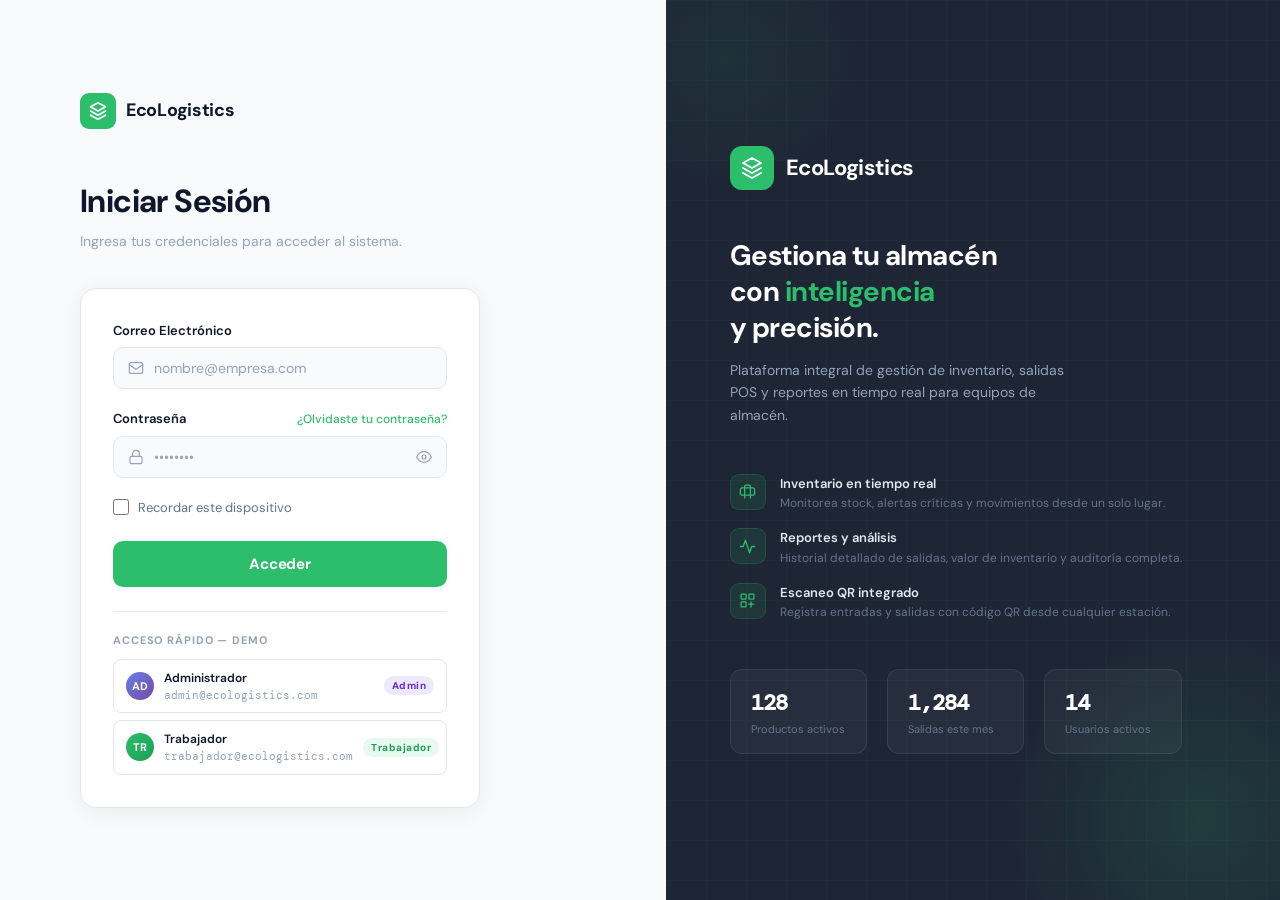
<file: Proyecto-Web-Ecologistics/index.html>
<!DOCTYPE html>
<html lang="es">
<head>
  <meta charset="UTF-8">
  <meta name="viewport" content="width=device-width, initial-scale=1.0">
  <title>EcoLogistics — Dashboard</title>
  <link href="https://fonts.googleapis.com/css2?family=DM+Sans:wght@300;400;500;600;700&family=DM+Mono:wght@400;500&display=swap" rel="stylesheet">
  <link rel="stylesheet" href="styles.css">
</head>
<body>

  <nav>
    <div class="nav-left">
      <a href="index.html" class="logo">
        <div class="logo-icon">
          <svg viewBox="0 0 24 24"><path d="M12 2L3 7l9 5 9-5-9-5zM3 17l9 5 9-5M3 12l9 5 9-5"/></svg>
        </div>
        <span class="logo-text">EcoLogistics</span>
      </a>
      <ul class="nav-links"></ul>
    </div>
    <div class="nav-right">
      <button class="notif-btn">
        <svg viewBox="0 0 24 24"><path d="M18 8A6 6 0 0 0 6 8c0 7-3 9-3 9h18s-3-2-3-9" stroke-width="2" stroke-linecap="round"/><path d="M13.73 21a2 2 0 0 1-3.46 0" stroke-width="2" stroke-linecap="round"/></svg>
        <span class="notif-dot"></span>
      </button>
      <div class="user-info">
        <div class="user-avatar">AU</div>
        <div class="user-meta">
          <div class="user-name">Admin User</div>
          <div class="user-role">Gerente de Almacén</div>
        </div>
      </div>
      <button id="logoutBtn" title="Cerrar sesión" style="
        width:36px;height:36px;border:1px solid var(--border);border-radius:8px;
        background:var(--white);cursor:pointer;display:flex;align-items:center;
        justify-content:center;transition:background .15s;color:var(--slate);">
        <svg viewBox="0 0 24 24" fill="none" stroke="currentColor" stroke-width="2" stroke-linecap="round" stroke-linejoin="round" style="width:16px;height:16px;">
          <path d="M9 21H5a2 2 0 0 1-2-2V5a2 2 0 0 1 2-2h4"/>
          <polyline points="16 17 21 12 16 7"/>
          <line x1="21" y1="12" x2="9" y2="12"/>
        </svg>
      </button>
    </div>
  </nav>

  <main>

    <div id="alertaCritica"></div>
    <div id="alertasWarning" class="warnings-row"></div>

    <div class="dashboard-grid">

      <!-- Salidas Semanales -->
      <div class="card">
        <div class="chart-header">
          <div class="card-title">Salidas Semanales de Materiales</div>
          <span class="chart-period">Últimos 7 Días</span>
        </div>
        <div class="chart-area">
          <svg viewBox="0 0 480 180" preserveAspectRatio="none" xmlns="http://www.w3.org/2000/svg">
            <defs>
              <linearGradient id="areaGrad" x1="0" y1="0" x2="0" y2="1">
                <stop offset="0%" stop-color="#2DBE6C" stop-opacity="0.22"/>
                <stop offset="100%" stop-color="#2DBE6C" stop-opacity="0.01"/>
              </linearGradient>
            </defs>
            <path d="M0,140 C40,138 60,120 80,100 C110,72 130,40 160,35 C190,30 210,75 240,80 C260,83 280,65 310,58 C340,52 360,100 400,115 C430,126 460,138 480,142 L480,180 L0,180 Z" fill="url(#areaGrad)"/>
            <path d="M0,140 C40,138 60,120 80,100 C110,72 130,40 160,35 C190,30 210,75 240,80 C260,83 280,65 310,58 C340,52 360,100 400,115 C430,126 460,138 480,142" fill="none" stroke="#2DBE6C" stroke-width="2.5" stroke-linecap="round" stroke-linejoin="round"/>
          </svg>
        </div>
        <div class="x-labels">
          <span>Lun</span><span>Mar</span><span>Mié</span><span>Jue</span><span>Vie</span><span>Sáb</span><span>Dom</span>
        </div>
      </div>

      <!-- Resumen KPIs -->
      <div class="card">
        <div class="kpi-label">Resumen de KPIs</div>
        <div class="progress-row">
          <span class="progress-name">Capacidad del Almacén</span>
          <span class="progress-pct">84%</span>
        </div>
        <div class="progress-bar">
          <div class="progress-fill" style="width: 84%"></div>
        </div>
        <div class="inv-value-label">Valor de Inventario</div>
        <div class="inv-value-row">
          <div class="inv-value">$124,500.00</div>
          <button class="trend-btn">
            <svg viewBox="0 0 24 24" stroke-width="2" stroke-linecap="round" stroke-linejoin="round">
              <polyline points="23 6 13.5 15.5 8.5 10.5 1 18"/>
              <polyline points="17 6 23 6 23 12"/>
            </svg>
          </button>
        </div>
      </div>

      <!-- Inventario por Categoría -->
      <div class="card">
        <div class="card-title" style="margin-bottom:20px">Inventario por Categoría</div>
        <div class="donut-card">
          <div class="donut-wrap">
            <svg width="130" height="130" viewBox="0 0 130 130">
              <circle cx="65" cy="65" r="50" fill="none" stroke="#E2E8F0" stroke-width="22"/>
              <circle cx="65" cy="65" r="50" fill="none" stroke="#2DBE6C" stroke-width="22" stroke-dasharray="125.66 188.5"  stroke-dashoffset="0"       transform="rotate(-90 65 65)"/>
              <circle cx="65" cy="65" r="50" fill="none" stroke="#3B82F6" stroke-width="22" stroke-dasharray="78.54 235.62"  stroke-dashoffset="-125.66" transform="rotate(-90 65 65)"/>
              <circle cx="65" cy="65" r="50" fill="none" stroke="#F59E0B" stroke-width="22" stroke-dasharray="62.83 251.33"  stroke-dashoffset="-204.2"  transform="rotate(-90 65 65)"/>
              <circle cx="65" cy="65" r="50" fill="none" stroke="#EF4444" stroke-width="22" stroke-dasharray="47.12 267.04"  stroke-dashoffset="-267.03" transform="rotate(-90 65 65)"/>
            </svg>
          </div>
          <div class="donut-legend">
            <div class="legend-item"><div class="legend-left"><span class="legend-dot" style="background:#2DBE6C"></span><span class="legend-name">Cables</span></div><span class="legend-pct">40%</span></div>
            <div class="legend-item"><div class="legend-left"><span class="legend-dot" style="background:#3B82F6"></span><span class="legend-name">Paneles</span></div><span class="legend-pct">25%</span></div>
            <div class="legend-item"><div class="legend-left"><span class="legend-dot" style="background:#F59E0B"></span><span class="legend-name">Interruptores</span></div><span class="legend-pct">20%</span></div>
            <div class="legend-item"><div class="legend-left"><span class="legend-dot" style="background:#EF4444"></span><span class="legend-name">Herramientas</span></div><span class="legend-pct">15%</span></div>
          </div>
        </div>
      </div>

      <!-- Transacciones Recientes -->
      <div class="card transactions-card">
        <div class="tx-header">
          <div class="card-title">Transacciones Recientes</div>
          <a href="reportes.html" class="view-all">Ver Todo</a>
        </div>
        <table>
          <thead>
            <tr>
              <th>Producto</th>
              <th>Destinatario</th>
              <th>Cantidad</th>
              <th>Fecha / Hora</th>
              <th>Estado</th>
            </tr>
          </thead>
          <tbody>
            <tr>
              <td><div class="tx-product">Paneles LED 60x60</div><div class="tx-sku">SKU-9921-X</div></td>
              <td><span class="tx-recipient">Sitio Alfa-4</span></td>
              <td><span class="tx-qty">12 unidades</span></td>
              <td><span class="tx-date">Oct 24, 14:22</span></td>
              <td><span class="badge badge-delivered">Entregado</span></td>
            </tr>
            <tr>
              <td><div class="tx-product">Interruptor 20A</div><div class="tx-sku">SKU-1022-B</div></td>
              <td><span class="tx-recipient">Hub Principal</span></td>
              <td><span class="tx-qty">45 unidades</span></td>
              <td><span class="tx-date">Oct 24, 13:05</span></td>
              <td><span class="badge badge-processing">En Proceso</span></td>
            </tr>
            <tr>
              <td><div class="tx-product">Cables de Cobre 2.5mm</div><div class="tx-sku">SKU-8823-C</div></td>
              <td><span class="tx-recipient">Equipo de Mantenimiento</span></td>
              <td><span class="tx-qty">150 unidades</span></td>
              <td><span class="tx-date">Oct 24, 11:45</span></td>
              <td><span class="badge badge-lowstock">Stock Bajo</span></td>
            </tr>
          </tbody>
        </table>
      </div>

    </div>
  </main>

  <script src="auth.js"></script>
  <script src="data.js"></script>
  <script src="nav.js"></script>
  <script src="dashboard.js"></script>
</body>
</html>
</file>
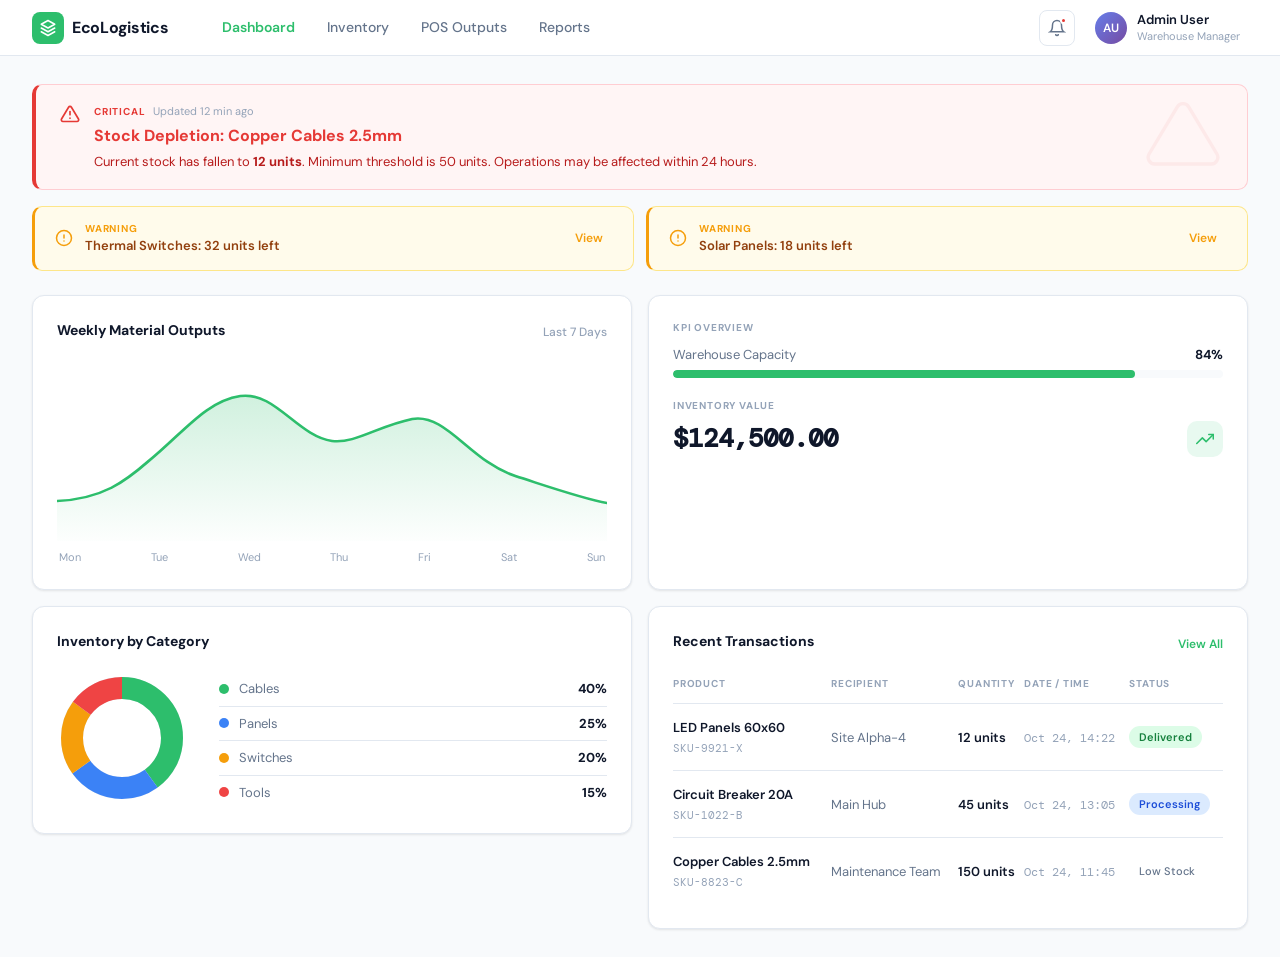
<file: dashboard.html>
<!DOCTYPE html>
<html lang="en">
<head>
  <meta charset="UTF-8">
  <meta name="viewport" content="width=device-width, initial-scale=1.0">
  <title>EcoLogistics — Dashboard</title>
  <link href="https://fonts.googleapis.com/css2?family=DM+Sans:wght@300;400;500;600;700&family=DM+Mono:wght@400;500&display=swap" rel="stylesheet">
  <link rel="stylesheet" href="styles.css">
</head>
<body>

  <!-- NAV -->
  <nav>
    <div class="nav-left">
      <a href="#" class="logo">
        <div class="logo-icon">
          <svg viewBox="0 0 24 24" xmlns="http://www.w3.org/2000/svg">
            <path d="M12 2L3 7l9 5 9-5-9-5zM3 17l9 5 9-5M3 12l9 5 9-5"/>
          </svg>
        </div>
        <span class="logo-text">EcoLogistics</span>
      </a>
      <ul class="nav-links">
        <li><a href="#" class="active">Dashboard</a></li>
        <li><a href="#">Inventory</a></li>
        <li><a href="#">POS Outputs</a></li>
        <li><a href="#">Reports</a></li>
      </ul>
    </div>
    <div class="nav-right">
      <button class="notif-btn">
        <svg viewBox="0 0 24 24"><path d="M18 8A6 6 0 0 0 6 8c0 7-3 9-3 9h18s-3-2-3-9" stroke-width="2" stroke-linecap="round"/><path d="M13.73 21a2 2 0 0 1-3.46 0" stroke-width="2" stroke-linecap="round"/></svg>
        <span class="notif-dot"></span>
      </button>
      <div class="user-info">
        <div class="user-avatar">AU</div>
        <div class="user-meta">
          <div class="user-name">Admin User</div>
          <div class="user-role">Warehouse Manager</div>
        </div>
      </div>
    </div>
  </nav>

  <!-- MAIN -->
  <main>

    <!-- CRITICAL ALERT -->
    <div class="alert-critical">
      <div class="alert-critical-icon">
        <svg viewBox="0 0 24 24" stroke-width="2" stroke-linecap="round" stroke-linejoin="round">
          <path d="M10.29 3.86L1.82 18a2 2 0 0 0 1.71 3h16.94a2 2 0 0 0 1.71-3L13.71 3.86a2 2 0 0 0-3.42 0z"/>
          <line x1="12" y1="9" x2="12" y2="13"/><line x1="12" y1="17" x2="12.01" y2="17"/>
        </svg>
      </div>
      <div class="alert-body">
        <div class="alert-badge">
          Critical
          <span class="alert-badge-time">Updated 12 min ago</span>
        </div>
        <div class="alert-title">Stock Depletion: Copper Cables 2.5mm</div>
        <div class="alert-desc">Current stock has fallen to <strong>12 units</strong>. Minimum threshold is 50 units. Operations may be affected within 24 hours.</div>
      </div>
      <div class="alert-bg-icon">
        <svg viewBox="0 0 24 24" stroke-width="1" stroke-linecap="round" stroke-linejoin="round">
          <path d="M10.29 3.86L1.82 18a2 2 0 0 0 1.71 3h16.94a2 2 0 0 0 1.71-3L13.71 3.86a2 2 0 0 0-3.42 0z"/>
        </svg>
      </div>
    </div>

    <!-- WARNING ALERTS -->
    <div class="warnings-row">
      <div class="alert-warning">
        <svg viewBox="0 0 24 24" stroke-width="2" stroke-linecap="round" stroke-linejoin="round">
          <circle cx="12" cy="12" r="10"/><line x1="12" y1="8" x2="12" y2="12"/><line x1="12" y1="16" x2="12.01" y2="16"/>
        </svg>
        <div>
          <div class="warn-label">Warning</div>
          <div class="warn-text">Thermal Switches: 32 units left</div>
        </div>
        <a href="#" class="warn-link">View</a>
      </div>
      <div class="alert-warning">
        <svg viewBox="0 0 24 24" stroke-width="2" stroke-linecap="round" stroke-linejoin="round">
          <circle cx="12" cy="12" r="10"/><line x1="12" y1="8" x2="12" y2="12"/><line x1="12" y1="16" x2="12.01" y2="16"/>
        </svg>
        <div>
          <div class="warn-label">Warning</div>
          <div class="warn-text">Solar Panels: 18 units left</div>
        </div>
        <a href="#" class="warn-link">View</a>
      </div>
    </div>

    <!-- DASHBOARD GRID -->
    <div class="dashboard-grid">

      <!-- Weekly Chart -->
      <div class="card">
        <div class="chart-header">
          <div class="card-title">Weekly Material Outputs</div>
          <span class="chart-period">Last 7 Days</span>
        </div>
        <div class="chart-area">
          <svg viewBox="0 0 480 180" preserveAspectRatio="none" xmlns="http://www.w3.org/2000/svg">
            <defs>
              <linearGradient id="areaGrad" x1="0" y1="0" x2="0" y2="1">
                <stop offset="0%" stop-color="#2DBE6C" stop-opacity="0.22"/>
                <stop offset="100%" stop-color="#2DBE6C" stop-opacity="0.01"/>
              </linearGradient>
            </defs>
            <path d="M0,140 C40,138 60,120 80,100 C110,72 130,40 160,35 C190,30 210,75 240,80 C260,83 280,65 310,58 C340,52 360,100 400,115 C430,126 460,138 480,142 L480,180 L0,180 Z"
                  fill="url(#areaGrad)"/>
            <path d="M0,140 C40,138 60,120 80,100 C110,72 130,40 160,35 C190,30 210,75 240,80 C260,83 280,65 310,58 C340,52 360,100 400,115 C430,126 460,138 480,142"
                  fill="none" stroke="#2DBE6C" stroke-width="2.5" stroke-linecap="round" stroke-linejoin="round"/>
          </svg>
        </div>
        <div class="x-labels">
          <span>Mon</span><span>Tue</span><span>Wed</span><span>Thu</span><span>Fri</span><span>Sat</span><span>Sun</span>
        </div>
      </div>

      <!-- KPI -->
      <div class="card">
        <div class="kpi-label">KPI Overview</div>
        <div class="progress-row">
          <span class="progress-name">Warehouse Capacity</span>
          <span class="progress-pct">84%</span>
        </div>
        <div class="progress-bar">
          <div class="progress-fill" style="width: 84%"></div>
        </div>
        <div class="inv-value-label">Inventory Value</div>
        <div class="inv-value-row">
          <div class="inv-value">$124,500.00</div>
          <button class="trend-btn">
            <svg viewBox="0 0 24 24" stroke-width="2" stroke-linecap="round" stroke-linejoin="round">
              <polyline points="23 6 13.5 15.5 8.5 10.5 1 18"/>
              <polyline points="17 6 23 6 23 12"/>
            </svg>
          </button>
        </div>
      </div>

      <!-- Donut Chart -->
      <div class="card">
        <div class="card-title" style="margin-bottom:20px">Inventory by Category</div>
        <div class="donut-card">
          <div class="donut-wrap">
            <svg width="130" height="130" viewBox="0 0 130 130">
              <circle cx="65" cy="65" r="50" fill="none" stroke="#E2E8F0" stroke-width="22"/>
              <circle cx="65" cy="65" r="50" fill="none" stroke="#2DBE6C" stroke-width="22"
                stroke-dasharray="125.66 188.5" stroke-dashoffset="0" transform="rotate(-90 65 65)"/>
              <circle cx="65" cy="65" r="50" fill="none" stroke="#3B82F6" stroke-width="22"
                stroke-dasharray="78.54 235.62" stroke-dashoffset="-125.66" transform="rotate(-90 65 65)"/>
              <circle cx="65" cy="65" r="50" fill="none" stroke="#F59E0B" stroke-width="22"
                stroke-dasharray="62.83 251.33" stroke-dashoffset="-204.2" transform="rotate(-90 65 65)"/>
              <circle cx="65" cy="65" r="50" fill="none" stroke="#EF4444" stroke-width="22"
                stroke-dasharray="47.12 267.04" stroke-dashoffset="-267.03" transform="rotate(-90 65 65)"/>
            </svg>
          </div>
          <div class="donut-legend">
            <div class="legend-item">
              <div class="legend-left"><span class="legend-dot" style="background:#2DBE6C"></span><span class="legend-name">Cables</span></div>
              <span class="legend-pct">40%</span>
            </div>
            <div class="legend-item">
              <div class="legend-left"><span class="legend-dot" style="background:#3B82F6"></span><span class="legend-name">Panels</span></div>
              <span class="legend-pct">25%</span>
            </div>
            <div class="legend-item">
              <div class="legend-left"><span class="legend-dot" style="background:#F59E0B"></span><span class="legend-name">Switches</span></div>
              <span class="legend-pct">20%</span>
            </div>
            <div class="legend-item">
              <div class="legend-left"><span class="legend-dot" style="background:#EF4444"></span><span class="legend-name">Tools</span></div>
              <span class="legend-pct">15%</span>
            </div>
          </div>
        </div>
      </div>

      <!-- Recent Transactions -->
      <div class="card transactions-card">
        <div class="tx-header">
          <div class="card-title">Recent Transactions</div>
          <a href="#" class="view-all">View All</a>
        </div>
        <table>
          <thead>
            <tr>
              <th>Product</th>
              <th>Recipient</th>
              <th>Quantity</th>
              <th>Date / Time</th>
              <th>Status</th>
            </tr>
          </thead>
          <tbody>
            <tr>
              <td>
                <div class="tx-product">LED Panels 60x60</div>
                <div class="tx-sku">SKU-9921-X</div>
              </td>
              <td><span class="tx-recipient">Site Alpha-4</span></td>
              <td><span class="tx-qty">12 units</span></td>
              <td><span class="tx-date">Oct 24, 14:22</span></td>
              <td><span class="badge badge-delivered">Delivered</span></td>
            </tr>
            <tr>
              <td>
                <div class="tx-product">Circuit Breaker 20A</div>
                <div class="tx-sku">SKU-1022-B</div>
              </td>
              <td><span class="tx-recipient">Main Hub</span></td>
              <td><span class="tx-qty">45 units</span></td>
              <td><span class="tx-date">Oct 24, 13:05</span></td>
              <td><span class="badge badge-processing">Processing</span></td>
            </tr>
            <tr>
              <td>
                <div class="tx-product">Copper Cables 2.5mm</div>
                <div class="tx-sku">SKU-8823-C</div>
              </td>
              <td><span class="tx-recipient">Maintenance Team</span></td>
              <td><span class="tx-qty">150 units</span></td>
              <td><span class="tx-date">Oct 24, 11:45</span></td>
              <td><span class="badge badge-lowstock">Low Stock</span></td>
            </tr>
          </tbody>
        </table>
      </div>

    </div>
  </main>

</body>
</html>
</file>
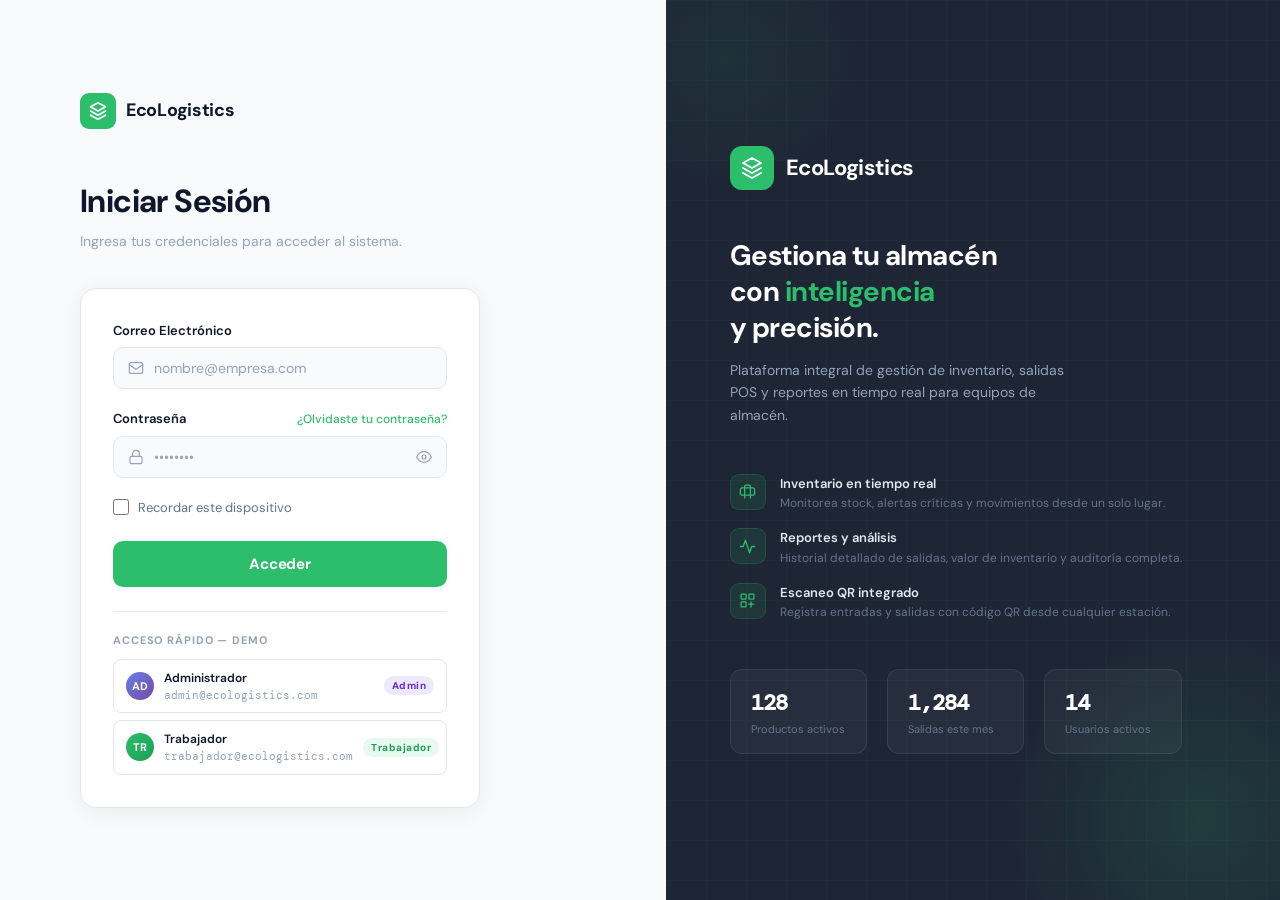
<file: Proyecto-Web-Ecologistics/inventory.html>
<!DOCTYPE html>
<html lang="es">
<head>
  <meta charset="UTF-8">
  <meta name="viewport" content="width=device-width, initial-scale=1.0">
  <title>EcoLogistics — Inventario</title>
  <link href="https://fonts.googleapis.com/css2?family=DM+Sans:wght@300;400;500;600;700&family=DM+Mono:wght@400;500&display=swap" rel="stylesheet">
  <link rel="stylesheet" href="styles.css">
</head>
<body>

  <nav>
    <div class="nav-left">
      <a href="index.html" class="logo">
        <div class="logo-icon">
          <svg viewBox="0 0 24 24" fill="none" stroke="white" stroke-width="2" stroke-linecap="round" stroke-linejoin="round">
            <path d="M12 2L3 7l9 5 9-5-9-5zM3 17l9 5 9-5M3 12l9 5 9-5"/>
          </svg>
        </div>
        <span class="logo-text">EcoLogistics</span>
      </a>
      <ul class="nav-links"></ul>
    </div>
    <div class="nav-right">
      <button class="notif-btn" id="notifBtn">
        <svg viewBox="0 0 24 24" fill="none" stroke-width="2" stroke-linecap="round">
          <path d="M18 8A6 6 0 0 0 6 8c0 7-3 9-3 9h18s-3-2-3-9"/>
          <path d="M13.73 21a2 2 0 0 1-3.46 0"/>
        </svg>
        <span class="notif-dot" id="notifDot"></span>
      </button>
      <div class="user-info">
        <div class="user-avatar">AU</div>
        <div class="user-meta">
          <div class="user-name">Admin User</div>
          <div class="user-role">Gerente de Almacén</div>
        </div>
      </div>
      <button id="logoutBtn" title="Cerrar sesión" style="
        width:36px;height:36px;border:1px solid var(--border);border-radius:8px;
        background:var(--white);cursor:pointer;display:flex;align-items:center;
        justify-content:center;transition:background .15s;color:var(--slate);">
        <svg viewBox="0 0 24 24" fill="none" stroke="currentColor" stroke-width="2" stroke-linecap="round" stroke-linejoin="round" style="width:16px;height:16px;">
          <path d="M9 21H5a2 2 0 0 1-2-2V5a2 2 0 0 1 2-2h4"/>
          <polyline points="16 17 21 12 16 7"/>
          <line x1="21" y1="12" x2="9" y2="12"/>
        </svg>
      </button>
    </div>
  </nav>

  <main>

    <div class="page-header">
      <h1 class="page-title">Inventario de Productos</h1>
      <button class="btn-primary" onclick="window.location.href='nuevo-producto.html'">
        <svg viewBox="0 0 24 24" fill="none" stroke="white" stroke-width="2.5" stroke-linecap="round">
          <line x1="12" y1="5" x2="12" y2="19"/>
          <line x1="5" y1="12" x2="19" y2="12"/>
        </svg>
        Nuevo Producto
      </button>
    </div>

    <div class="toolbar card">
      <div class="search-wrap">
        <svg class="search-icon" viewBox="0 0 24 24" fill="none" stroke-width="2" stroke-linecap="round" stroke-linejoin="round">
          <circle cx="11" cy="11" r="8"/>
          <line x1="21" y1="21" x2="16.65" y2="16.65"/>
        </svg>
        <input class="search-input" type="text" id="searchInput"
               placeholder="Buscar por nombre o escaneo QR..."
               oninput="invFilterTable()">
      </div>
      <div class="filter-tabs">
        <button class="filter-tab active" onclick="invSetFilter('todos', this)">Todos</button>
        <button class="filter-tab" onclick="invSetFilter('bajo stock', this)">Bajo Stock</button>
        <button class="filter-tab" onclick="invSetFilter('critico', this)">Crítico</button>
        <button class="filter-tab" onclick="invSetFilter('sin stock', this)">Sin Stock</button>
      </div>
    </div>

    <div class="card table-card">
      <table class="inv-table">
        <thead>
          <tr>
            <th>Producto</th>
            <th>Categoría</th>
            <th>Stock Actual</th>
            <th>Stock Mínimo</th>
            <th>Estado</th>
            <th>QR</th>
            <th>Acciones</th>
          </tr>
        </thead>
        <tbody id="tableBody"></tbody>
      </table>
      <div class="pagination-row">
        <span class="pagination-info" id="paginationInfo"></span>
        <div class="pagination-controls">
          <button class="page-btn" id="prevBtn" onclick="invChangePage(-1)">
            <svg viewBox="0 0 24 24" fill="none" stroke-width="2" stroke-linecap="round" stroke-linejoin="round">
              <polyline points="15 18 9 12 15 6"/>
            </svg>
          </button>
          <div class="page-numbers" id="pageNumbers"></div>
          <button class="page-btn" id="nextBtn" onclick="invChangePage(1)">
            <svg viewBox="0 0 24 24" fill="none" stroke-width="2" stroke-linecap="round" stroke-linejoin="round">
              <polyline points="9 18 15 12 9 6"/>
            </svg>
          </button>
        </div>
      </div>
    </div>

  </main>

  <script src="auth.js"></script>
  <script src="data.js"></script>
  <script src="nav.js"></script>
  <script src="inventory.js"></script>

</body>
</html>
</file>
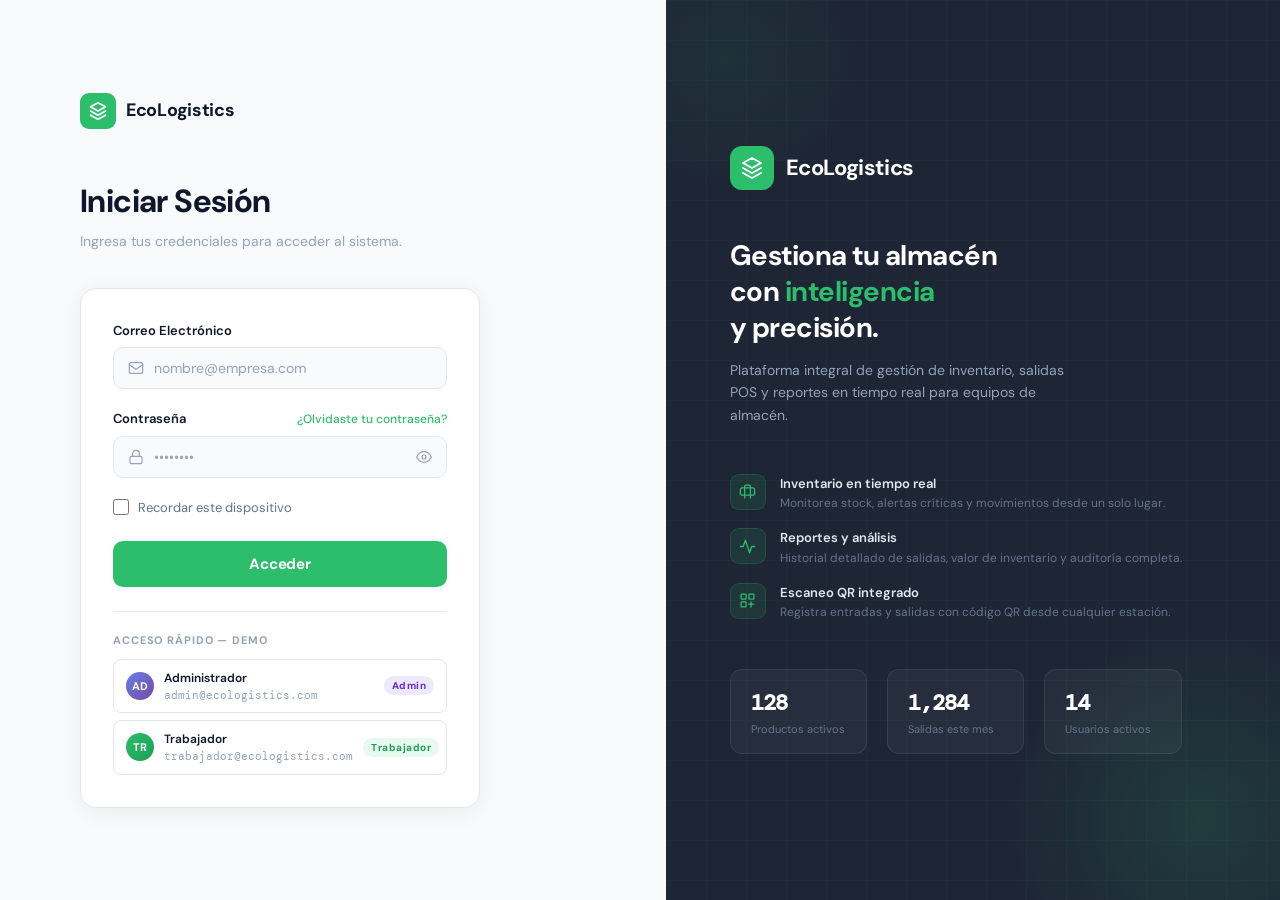
<file: Proyecto-Web-Ecologistics/login.html>
<!DOCTYPE html>
<html lang="es">
<head>
  <meta charset="UTF-8">
  <meta name="viewport" content="width=device-width, initial-scale=1.0">
  <title>EcoLogistics — Iniciar Sesión</title>
  <link href="https://fonts.googleapis.com/css2?family=DM+Sans:wght@300;400;500;600;700&family=DM+Mono:wght@400;500&display=swap" rel="stylesheet">
  <link rel="stylesheet" href="styles.css">
</head>
<body class="login-body">

  <!-- PANEL IZQUIERDO -->
  <div class="login-left">

    <div class="login-logo-row">
      <div class="login-logo-icon">
        <svg viewBox="0 0 24 24"><path d="M12 2L3 7l9 5 9-5-9-5zM3 17l9 5 9-5M3 12l9 5 9-5"/></svg>
      </div>
      <span class="login-logo-text">EcoLogistics</span>
    </div>

    <h1 class="login-title">Iniciar Sesión</h1>
    <p class="login-subtitle">Ingresa tus credenciales para acceder al sistema.</p>

    <div class="login-card">

      <div class="login-error" id="loginError">
        Correo o contraseña incorrectos. Intenta de nuevo.
      </div>

      <div class="login-field">
        <div class="login-field-header">
          <label class="login-label">Correo Electrónico</label>
        </div>
        <div class="login-input-wrap">
          <svg viewBox="0 0 24 24"><rect x="2" y="4" width="20" height="16" rx="2"/><path d="M2 7l10 7 10-7"/></svg>
          <input class="login-input" id="emailInput" type="email" placeholder="nombre@empresa.com" autocomplete="email">
        </div>
      </div>

      <div class="login-field">
        <div class="login-field-header">
          <label class="login-label">Contraseña</label>
          <a href="#" class="login-forgot">¿Olvidaste tu contraseña?</a>
        </div>
        <div class="login-input-wrap">
          <svg viewBox="0 0 24 24"><rect x="3" y="11" width="18" height="11" rx="2"/><path d="M7 11V7a5 5 0 0 1 10 0v4"/></svg>
          <input class="login-input" id="passInput" type="password" placeholder="••••••••"
                 autocomplete="current-password"
                 onkeydown="if(event.key==='Enter') handleLogin()">
          <button class="login-eye" onclick="togglePass()" title="Mostrar contraseña">
            <svg id="eyeIcon" viewBox="0 0 24 24"><path d="M1 12s4-8 11-8 11 8 11 8-4 8-11 8-11-8-11-8z"/><circle cx="12" cy="12" r="3"/></svg>
          </button>
        </div>
      </div>

      <label class="login-remember">
        <input type="checkbox" id="rememberCheck">
        <span>Recordar este dispositivo</span>
      </label>

      <button class="login-btn" id="loginBtn" onclick="handleLogin()">Acceder</button>

      <div class="login-demo">
        <div class="login-demo-title">Acceso rápido — Demo</div>

        <div class="login-demo-user" onclick="fillUser('admin@ecologistics.com', 'admin2024')">
          <div class="login-demo-avatar" style="background:linear-gradient(135deg,#667eea,#764ba2)">AD</div>
          <div class="login-demo-info">
            <div class="login-demo-name">Administrador</div>
            <div class="login-demo-email">admin@ecologistics.com</div>
          </div>
          <span class="login-demo-role login-demo-role-admin">Admin</span>
        </div>

        <div class="login-demo-user" onclick="fillUser('trabajador@ecologistics.com', 'worker2024')">
          <div class="login-demo-avatar" style="background:linear-gradient(135deg,#2DBE6C,#1A9E54)">TR</div>
          <div class="login-demo-info">
            <div class="login-demo-name">Trabajador</div>
            <div class="login-demo-email">trabajador@ecologistics.com</div>
          </div>
          <span class="login-demo-role login-demo-role-worker">Trabajador</span>
        </div>
      </div>

    </div>
  </div>

  <!-- PANEL DERECHO -->
  <div class="login-right">
    <div class="login-right-bg"></div>
    <div class="login-right-glow"></div>
    <div class="login-right-glow2"></div>
    <div class="login-right-content">
      <div class="login-right-logo">
        <div class="login-right-logo-icon">
          <svg viewBox="0 0 24 24"><path d="M12 2L3 7l9 5 9-5-9-5zM3 17l9 5 9-5M3 12l9 5 9-5"/></svg>
        </div>
        <span class="login-right-logo-text">EcoLogistics</span>
      </div>
      <h2 class="login-right-heading">
        Gestiona tu almacén<br>con <span>inteligencia</span><br>y precisión.
      </h2>
      <p class="login-right-desc">
        Plataforma integral de gestión de inventario, salidas POS y reportes en tiempo real para equipos de almacén.
      </p>
      <div class="login-features">
        <div class="login-feature">
          <div class="login-feature-icon">
            <svg viewBox="0 0 24 24"><path d="M20 7H4a2 2 0 0 0-2 2v6a2 2 0 0 0 2 2h16a2 2 0 0 0 2-2V9a2 2 0 0 0-2-2z"/><path d="M16 21V5a2 2 0 0 0-2-2h-4a2 2 0 0 0-2 2v16"/></svg>
          </div>
          <div>
            <div class="login-feature-title">Inventario en tiempo real</div>
            <div class="login-feature-desc">Monitorea stock, alertas críticas y movimientos desde un solo lugar.</div>
          </div>
        </div>
        <div class="login-feature">
          <div class="login-feature-icon">
            <svg viewBox="0 0 24 24"><polyline points="22 12 18 12 15 21 9 3 6 12 2 12"/></svg>
          </div>
          <div>
            <div class="login-feature-title">Reportes y análisis</div>
            <div class="login-feature-desc">Historial detallado de salidas, valor de inventario y auditoría completa.</div>
          </div>
        </div>
        <div class="login-feature">
          <div class="login-feature-icon">
            <svg viewBox="0 0 24 24"><rect x="3" y="3" width="7" height="7" rx="1"/><rect x="14" y="3" width="7" height="7" rx="1"/><rect x="3" y="14" width="7" height="7" rx="1"/><path d="M14 17h7M17 14v7"/></svg>
          </div>
          <div>
            <div class="login-feature-title">Escaneo QR integrado</div>
            <div class="login-feature-desc">Registra entradas y salidas con código QR desde cualquier estación.</div>
          </div>
        </div>
      </div>
      <div class="login-stats">
        <div class="login-stat"><div class="login-stat-val">128</div><div class="login-stat-label">Productos activos</div></div>
        <div class="login-stat"><div class="login-stat-val">1,284</div><div class="login-stat-label">Salidas este mes</div></div>
        <div class="login-stat"><div class="login-stat-val">14</div><div class="login-stat-label">Usuarios activos</div></div>
      </div>
    </div>
  </div>

  <script src="auth.js"></script>
  <script>
    // Si ya hay sesión activa, redirigir directamente
    (function () {
      var session = EcoAuth.getSession();
      if (session) {
        window.location.replace(session.rol === 'admin' ? 'index.html' : 'inventory.html');
      }
    })();

    function handleLogin() {
      var email = document.getElementById('emailInput').value;
      var pass  = document.getElementById('passInput').value;
      var error = document.getElementById('loginError');
      var btn   = document.getElementById('loginBtn');

      error.classList.remove('visible');

      if (!email.trim() || !pass) {
        error.textContent = 'Por favor completa todos los campos.';
        error.classList.add('visible');
        return;
      }

      var userData = EcoAuth.doLogin(email, pass);
      if (!userData) {
        error.textContent = 'Correo o contraseña incorrectos. Intenta de nuevo.';
        error.classList.add('visible');
        document.getElementById('passInput').value = '';
        return;
      }

      btn.textContent = 'Ingresando...';
      btn.style.background = 'var(--green-dark)';
      btn.disabled = true;

      setTimeout(function () {
        window.location.href = userData.redirect;
      }, 700);
    }

    function fillUser(email, pass) {
      document.getElementById('emailInput').value = email;
      document.getElementById('passInput').value  = pass;
      document.getElementById('loginError').classList.remove('visible');
    }

    function togglePass() {
      var input = document.getElementById('passInput');
      var icon  = document.getElementById('eyeIcon');
      if (input.type === 'password') {
        input.type = 'text';
        icon.innerHTML = '<path d="M17.94 17.94A10.07 10.07 0 0 1 12 20c-7 0-11-8-11-8a18.45 18.45 0 0 1 5.06-5.94"/><path d="M9.9 4.24A9.12 9.12 0 0 1 12 4c7 0 11 8 11 8a18.5 18.5 0 0 1-2.16 3.19"/><line x1="1" y1="1" x2="23" y2="23"/>';
      } else {
        input.type = 'password';
        icon.innerHTML = '<path d="M1 12s4-8 11-8 11 8 11 8-4 8-11 8-11-8-11-8z"/><circle cx="12" cy="12" r="3"/>';
      }
    }
  </script>

</body>
</html>
</file>
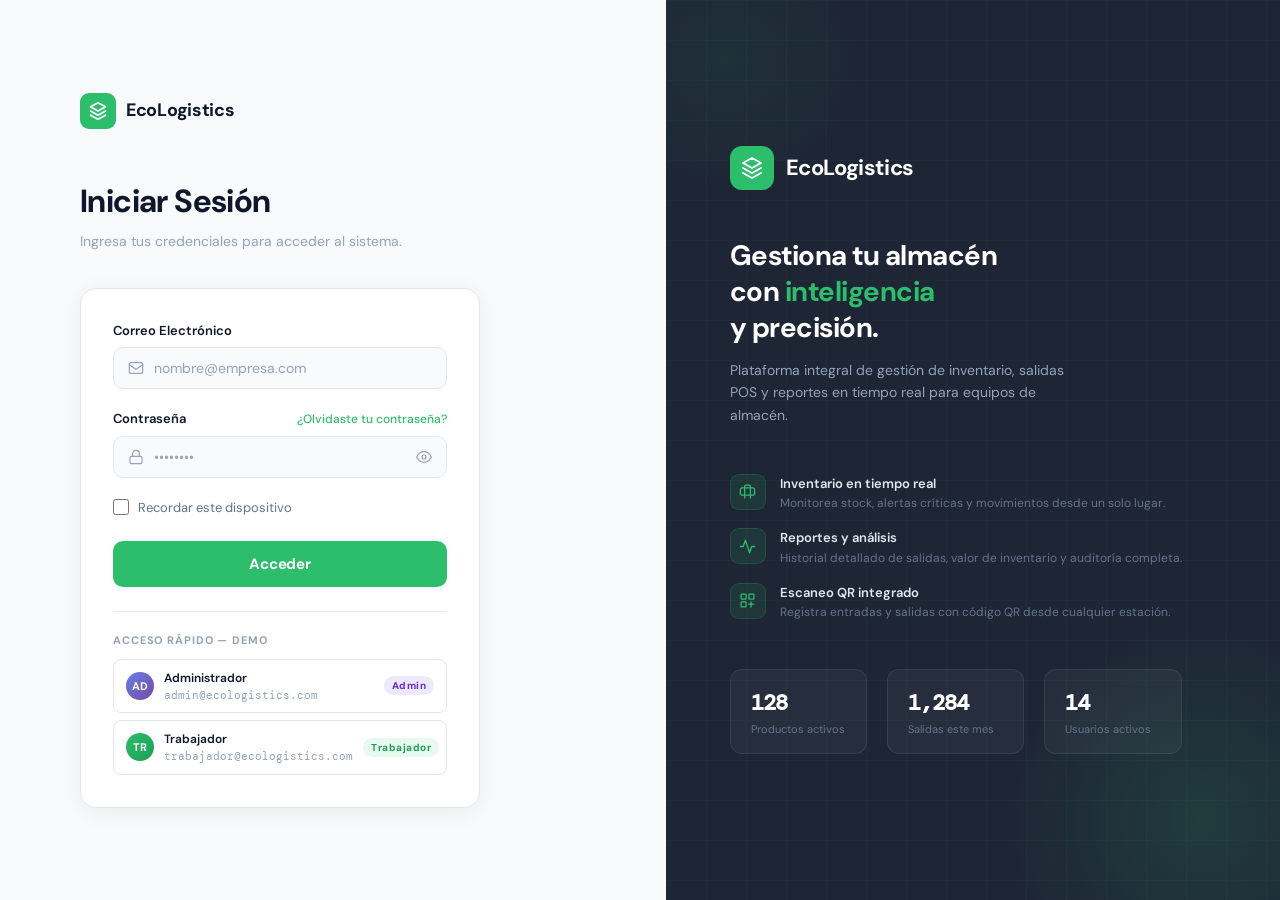
<file: Proyecto-Web-Ecologistics/pos.html>
<!DOCTYPE html>
<html lang="es">
<head>
  <meta charset="UTF-8">
  <meta name="viewport" content="width=device-width, initial-scale=1.0">
  <title>EcoLogistics — Salida de Materiales</title>
  <link href="https://fonts.googleapis.com/css2?family=DM+Sans:wght@300;400;500;600;700&family=DM+Mono:wght@400;500&display=swap" rel="stylesheet">
  <link rel="stylesheet" href="styles.css">
  <style>
    html, body { height: 100%; overflow: hidden; display: flex; flex-direction: column; }
  </style>
</head>
<body>

  <nav>
    <div class="nav-left">
      <a href="index.html" class="logo">
        <div class="logo-icon">
          <svg viewBox="0 0 24 24"><path d="M12 2L3 7l9 5 9-5-9-5zM3 17l9 5 9-5M3 12l9 5 9-5"/></svg>
        </div>
        <span class="logo-text">EcoLogistics</span>
      </a>
      <ul class="nav-links"></ul>
    </div>
    <div class="nav-right">
      <button class="notif-btn">
        <svg viewBox="0 0 24 24"><path d="M18 8A6 6 0 0 0 6 8c0 7-3 9-3 9h18s-3-2-3-9" stroke-width="2" stroke-linecap="round"/><path d="M13.73 21a2 2 0 0 1-3.46 0" stroke-width="2" stroke-linecap="round"/></svg>
        <span class="notif-dot"></span>
      </button>
      <div class="user-info">
        <div class="user-avatar">AU</div>
        <div class="user-meta">
          <div class="user-name">Admin User</div>
          <div class="user-role">Warehouse Manager</div>
        </div>
      </div>
      <button id="logoutBtn" title="Cerrar sesión" style="
        width:36px;height:36px;border:1px solid var(--border);border-radius:8px;
        background:var(--white);cursor:pointer;display:flex;align-items:center;
        justify-content:center;transition:background .15s;color:var(--slate);">
        <svg viewBox="0 0 24 24" fill="none" stroke="currentColor" stroke-width="2" stroke-linecap="round" stroke-linejoin="round" style="width:16px;height:16px;">
          <path d="M9 21H5a2 2 0 0 1-2-2V5a2 2 0 0 1 2-2h4"/>
          <polyline points="16 17 21 12 16 7"/>
          <line x1="21" y1="12" x2="9" y2="12"/>
        </svg>
      </button>
    </div>
  </nav>

  <div class="pos-wrapper">

    <header class="pos-header">
      <div class="pos-header-left">
        <span class="pos-title">Salida de Materiales (POS)</span>
      </div>
      <div class="pos-scanner-status">
        <span class="pos-scanner-dot"></span>
        Scanner Listo
      </div>
      <div class="pos-user">
        <div class="pos-user-name" id="posUserName">Admin User</div>
        <div class="pos-user-station">Estación 01</div>
      </div>
    </header>

    <div class="pos-layout">

      <div class="pos-left">

        <div class="pos-scan-wrap">
          <svg viewBox="0 0 24 24"><circle cx="11" cy="11" r="8"/><line x1="21" y1="21" x2="16.65" y2="16.65"/></svg>
          <input
            class="pos-scan-input"
            id="scanInput"
            type="text"
            placeholder="Escanear o ingresar código de producto (SKU / QR)..."
            autocomplete="off"
            onkeydown="handleScanKey(event)">
          <button class="pos-enter-btn" onclick="addFromInput()">ENTER</button>
        </div>

        <div class="pos-items-card">
          <div class="pos-items-header">
            <span class="pos-items-title">Artículos Escaneados</span>
            <button class="pos-clear-btn" onclick="clearAll()">Limpiar Todo</button>
          </div>
          <div class="pos-items-list" id="itemsList"></div>
        </div>

      </div>

      <aside class="pos-sidebar">
        <div class="pos-sidebar-inner">

          <div class="pos-sidebar-title">Resumen de Salida</div>

          <div>
            <div class="pos-field-label">Destinatario / Proyecto</div>
            <input class="pos-sidebar-input" id="destInput" type="text" placeholder="Proyecto Solar - Santa Fe">
          </div>

          <div>
            <div class="pos-field-label">Notas de Salida</div>
            <textarea class="pos-sidebar-textarea" id="notasInput" placeholder="Referencia de orden, responsable..."></textarea>
          </div>

          <div class="pos-summary">
            <div class="pos-summary-row">
              <span class="pos-summary-label">Total de Items</span>
              <span class="pos-summary-val" id="totalItems">00</span>
            </div>
            <div class="pos-summary-row">
              <span class="pos-summary-label">Categorías</span>
              <span class="pos-summary-val" id="totalCats">00</span>
            </div>
            <div class="pos-stock-row">
              <span class="pos-stock-label">Estado de Stock</span>
              <span class="pos-stock-badge pos-stock-ok" id="stockBadge">Suficiente</span>
            </div>
            <div class="pos-total-row">
              <span class="pos-total-label">Monto Total</span>
              <span class="pos-total-val" id="montoTotal">$0.00</span>
            </div>
            <button class="pos-confirm-btn" id="confirmBtn" onclick="confirmarSalida()" disabled>
              <svg viewBox="0 0 24 24"><path d="M22 11.08V12a10 10 0 1 1-5.93-9.14"/><polyline points="22 4 12 14.01 9 11.01"/></svg>
              Confirmar Salida
            </button>
            <button class="pos-cancel-btn" onclick="cancelar()">Cancelar Operación</button>
          </div>

        </div>
      </aside>

    </div>
  </div>

  <div class="pos-success-overlay" id="successOverlay">
    <div class="pos-success-card">
      <div class="pos-success-icon">
        <svg viewBox="0 0 24 24"><path d="M22 11.08V12a10 10 0 1 1-5.93-9.14"/><polyline points="22 4 12 14.01 9 11.01"/></svg>
      </div>
      <div class="pos-success-title">¡Transacción Exitosa!</div>
      <div class="pos-success-msg" id="successMsg"></div>
      <div class="pos-success-bar">
        <div class="pos-success-bar-fill" id="successBar"></div>
      </div>
    </div>
  </div>

  <script src="auth.js"></script>
  <script src="data.js"></script>
  <script src="nav.js"></script>
  <script src="pos.js"></script>
  <script>
    // Mostrar nombre del usuario en el header POS
    (function () {
      var session = EcoAuth.getSession();
      if (session) {
        var el = document.getElementById('posUserName');
        if (el) el.textContent = session.nombre;
      }
    })();
  </script>
</body>
</html>
</file>
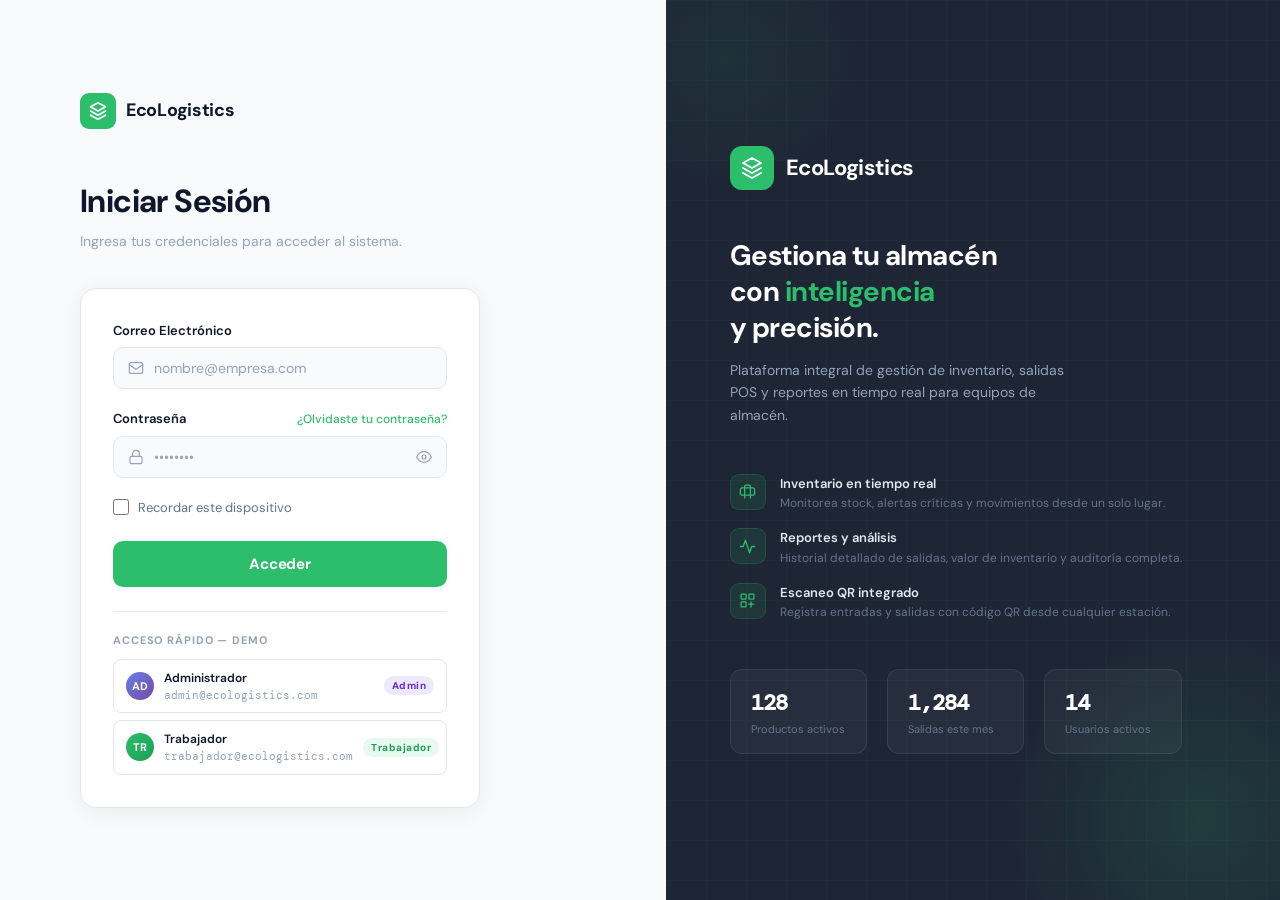
<file: Proyecto-Web-Ecologistics/reportes.html>
<!DOCTYPE html>
<html lang="es">
<head>
  <meta charset="UTF-8">
  <meta name="viewport" content="width=device-width, initial-scale=1.0">
  <title>EcoLogistics — Reportes</title>
  <link href="https://fonts.googleapis.com/css2?family=DM+Sans:wght@300;400;500;600;700&family=DM+Mono:wght@400;500&display=swap" rel="stylesheet">
  <link rel="stylesheet" href="styles.css">
</head>
<body>

  <nav>
    <div class="nav-left">
      <a href="index.html" class="logo">
        <div class="logo-icon">
          <svg viewBox="0 0 24 24"><path d="M12 2L3 7l9 5 9-5-9-5zM3 17l9 5 9-5M3 12l9 5 9-5"/></svg>
        </div>
        <span class="logo-text">EcoLogistics</span>
      </a>
      <ul class="nav-links"></ul>
    </div>
    <div class="nav-right">
      <div class="user-info">
        <div class="user-avatar">AU</div>
        <div class="user-meta">
          <div class="user-name">Admin User</div>
          <div class="user-role">Gerente de Almacén</div>
        </div>
      </div>
      <button id="logoutBtn" title="Cerrar sesión" style="
        width:36px;height:36px;border:1px solid var(--border);border-radius:8px;
        background:var(--white);cursor:pointer;display:flex;align-items:center;
        justify-content:center;transition:background .15s;color:var(--slate);">
        <svg viewBox="0 0 24 24" fill="none" stroke="currentColor" stroke-width="2" stroke-linecap="round" stroke-linejoin="round" style="width:16px;height:16px;">
          <path d="M9 21H5a2 2 0 0 1-2-2V5a2 2 0 0 1 2-2h4"/>
          <polyline points="16 17 21 12 16 7"/>
          <line x1="21" y1="12" x2="9" y2="12"/>
        </svg>
      </button>
    </div>
  </nav>

  <main>

    <div class="rep-header">
      <div class="rep-header-left">
        <h1 class="rep-header-title">Reportes y Análisis</h1>
        <p class="rep-header-subtitle">Historial detallado de movimientos y auditoría de stock.</p>
      </div>
      <div class="rep-header-controls">
        <div class="rep-control-group">
          <span class="rep-control-label">Rango de Fecha</span>
          <button class="rep-date-btn" id="dateBtn" onclick="toggleDateMenu()">
            <svg viewBox="0 0 24 24"><rect x="3" y="4" width="18" height="18" rx="2"/><line x1="16" y1="2" x2="16" y2="6"/><line x1="8" y1="2" x2="8" y2="6"/><line x1="3" y1="10" x2="21" y2="10"/></svg>
            <span id="dateLabel">Oct 01, 2023 - Oct 31, 2023</span>
            <svg class="rep-date-chevron" viewBox="0 0 24 24"><polyline points="6 9 12 15 18 9"/></svg>
          </button>
        </div>
        <div class="rep-control-group">
          <span class="rep-control-label">Tipo de Reporte</span>
          <select class="rep-type-select" id="reportType" onchange="applyFilters()">
            <option value="salidas">Salidas de Almacén</option>
            <option value="entradas">Entradas de Stock</option>
            <option value="auditoria">Auditoría Completa</option>
            <option value="usuarios">Por Usuario</option>
          </select>
        </div>
        <div class="rep-control-group" style="justify-content:flex-end">
          <span class="rep-control-label">&nbsp;</span>
          <button class="rep-export-btn" onclick="exportarPDF()">
            <svg viewBox="0 0 24 24"><path d="M21 15v4a2 2 0 0 1-2 2H5a2 2 0 0 1-2-2v-4"/><polyline points="7 10 12 15 17 10"/><line x1="12" y1="15" x2="12" y2="3"/></svg>
            Exportar PDF
          </button>
        </div>
      </div>
    </div>

    <div class="rep-kpi-grid" id="kpiGrid"></div>

    <div class="card rep-table-card">
      <div class="rep-table-header">
        <span class="rep-table-title">Detalle de Movimientos</span>
        <div class="rep-table-actions">
          <button class="rep-icon-btn" title="Filtrar" onclick="cycleFilter()">
            <svg viewBox="0 0 24 24"><polygon points="22 3 2 3 10 12.46 10 19 14 21 14 12.46 22 3"/></svg>
          </button>
          <button class="rep-icon-btn" title="Actualizar" onclick="refresh()">
            <svg viewBox="0 0 24 24"><polyline points="23 4 23 10 17 10"/><polyline points="1 20 1 14 7 14"/><path d="M3.51 9a9 9 0 0 1 14.85-3.36L23 10M1 14l4.64 4.36A9 9 0 0 0 20.49 15"/></svg>
          </button>
        </div>
      </div>
      <table class="rep-table">
        <thead>
          <tr>
            <th>Producto</th>
            <th>Cantidad</th>
            <th>Destino / Proyecto</th>
            <th>Usuario</th>
            <th>Fecha y Hora</th>
            <th style="text-align:right">Monto Estimado</th>
          </tr>
        </thead>
        <tbody id="movTable"></tbody>
      </table>
      <a href="#" class="rep-view-more" id="viewMoreBtn" onclick="loadMore(event)">Ver más movimientos</a>
    </div>

  </main>

  <script src="auth.js"></script>
  <script src="data.js"></script>
  <script src="nav.js"></script>
  <script src="reportes.js"></script>
</body>
</html>
</file>
<file: Proyecto-Web-Ecologistics/styles.css>
*, *::before, *::after {
  box-sizing: border-box;
  margin: 0;
  padding: 0;
}

:root {
  --green:             #2DBE6C;
  --green-light:       #E8F9F0;
  --green-dark:        #1A9E54;
  --red:               #E53935;
  --red-bg:            #FFF5F5;
  --red-border:        #FFCDD2;
  --yellow:            #F59E0B;
  --yellow-bg:         #FFFBEB;
  --yellow-border:     #FDE68A;
  --blue:              #3B82F6;
  --slate:             #64748B;
  --slate-light:       #94A3B8;
  --border:            #E2E8F0;
  --bg:                #F8FAFC;
  --white:             #FFFFFF;
  --text:              #0F172A;
  --card-shadow:       0 1px 3px rgba(0,0,0,.06), 0 1px 2px rgba(0,0,0,.04);
  --card-shadow-hover: 0 4px 12px rgba(0,0,0,.08);
}

body {
  font-family: 'DM Sans', sans-serif;
  background: var(--bg);
  color: var(--text);
  min-height: 100vh;
  font-size: 14px;
  line-height: 1.5;
}


nav {
  background: var(--white);
  border-bottom: 1px solid var(--border);
  padding: 0 32px;
  height: 56px;
  display: flex;
  align-items: center;
  justify-content: space-between;
  position: sticky;
  top: 0;
  z-index: 100;
}

.nav-left { display: flex; align-items: center; gap: 40px; }

.logo { display: flex; align-items: center; gap: 8px; text-decoration: none; }

.logo-icon {
  width: 32px; height: 32px;
  background: var(--green);
  border-radius: 8px;
  display: flex; align-items: center; justify-content: center;
}

.logo-icon svg {
  width: 18px; height: 18px;
  fill: none; stroke: white; stroke-width: 2;
  stroke-linecap: round; stroke-linejoin: round;
}

.logo-text { font-weight: 700; font-size: 16px; color: var(--text); letter-spacing: -0.3px; }

.nav-links { display: flex; gap: 4px; list-style: none; }

.nav-links a {
  text-decoration: none; color: var(--slate); font-weight: 500; font-size: 14px;
  padding: 6px 14px; border-radius: 6px; transition: color .15s, background .15s;
}

.nav-links a:hover  { background: var(--bg); color: var(--text); }
.nav-links a.active { color: var(--green); font-weight: 600; }

.nav-right { display: flex; align-items: center; gap: 16px; }

.notif-btn {
  width: 36px; height: 36px;
  border: 1px solid var(--border); border-radius: 8px; background: var(--white);
  cursor: pointer; display: flex; align-items: center; justify-content: center;
  position: relative; transition: background .15s;
}

.notif-btn:hover { background: var(--bg); }
.notif-btn svg   { width: 18px; height: 18px; stroke: var(--slate); fill: none; }

.notif-dot {
  position: absolute; top: 6px; right: 7px;
  width: 7px; height: 7px;
  background: var(--red); border-radius: 50%; border: 2px solid white;
}

.user-info {
  display: flex; align-items: center; gap: 10px;
  cursor: pointer; padding: 4px 8px 4px 4px; border-radius: 8px; transition: background .15s;
}

.user-info:hover { background: var(--bg); }

.user-avatar {
  width: 32px; height: 32px; border-radius: 50%;
  background: linear-gradient(135deg, #667eea, #764ba2);
  display: flex; align-items: center; justify-content: center;
  color: white; font-weight: 600; font-size: 12px;
}

.user-meta { line-height: 1.3; }
.user-name { font-weight: 600; font-size: 13px; }
.user-role { font-size: 11px; color: var(--slate-light); }


main { max-width: 1280px; margin: 0 auto; padding: 28px 32px; }

.card {
  background: var(--white); border: 1px solid var(--border);
  border-radius: 12px; padding: 24px;
  box-shadow: var(--card-shadow); transition: box-shadow .2s;
}

.card:hover { box-shadow: var(--card-shadow-hover); }

.card-title { font-size: 14px; font-weight: 700; color: var(--text); margin-bottom: 4px; }

.btn-primary {
  display: inline-flex; align-items: center; gap: 8px;
  background: var(--green); color: #fff; border: none; border-radius: 8px;
  padding: 10px 20px; font-size: 14px; font-weight: 600;
  font-family: 'DM Sans', sans-serif; cursor: pointer;
  transition: background .15s, transform .1s;
}

.btn-primary:hover  { background: var(--green-dark); }
.btn-primary:active { transform: scale(.98); }
.btn-primary svg    { width: 16px; height: 16px; stroke: #fff; fill: none; }

.btn-secondary {
  display: inline-flex; align-items: center; gap: 8px;
  background: var(--white); color: var(--slate); border: 1px solid var(--border);
  border-radius: 8px; padding: 10px 20px; font-size: 14px; font-weight: 500;
  font-family: 'DM Sans', sans-serif; cursor: pointer; transition: background .15s;
}

.btn-secondary:hover { background: var(--bg); }

.page-header {
  display: flex; align-items: center; justify-content: space-between; margin-bottom: 24px;
}

.page-title { font-size: 22px; font-weight: 700; color: var(--text); letter-spacing: -0.4px; }


.badge {
  display: inline-flex; align-items: center;
  padding: 3px 10px; border-radius: 99px;
  font-size: 11px; font-weight: 600; white-space: nowrap;
}

.badge-delivered  { background: #DCFCE7; color: #15803D; }
.badge-processing { background: #DBEAFE; color: #1D4ED8; }
.badge-lowstock   { color: var(--slate); font-size: 11px; font-weight: 500; }

.status-badge {
  display: inline-flex; align-items: center;
  padding: 4px 10px; border-radius: 99px;
  font-size: 10px; font-weight: 700; letter-spacing: .07em; text-transform: uppercase;
}

.status-critico  { background: #FFEBEE; color: var(--red); }
.status-bajo     { background: #FFFBEB; color: #B45309; }
.status-optimo   { background: #DCFCE7; color: #15803D; }
.status-sinstock { background: #F1F5F9; color: var(--slate); }


.alert-critical {
  background: var(--red-bg); border: 1px solid var(--red-border);
  border-left: 4px solid var(--red); border-radius: 10px;
  padding: 18px 24px; margin-bottom: 16px;
  display: flex; align-items: flex-start; gap: 14px;
  position: relative; animation: slideDown .3s ease;
}

.alert-critical-icon { flex-shrink: 0; margin-top: 1px; }
.alert-critical-icon svg { width: 20px; height: 20px; stroke: var(--red); fill: none; }
.alert-body { flex: 1; }

.alert-badge {
  font-size: 10px; font-weight: 700; letter-spacing: .08em;
  color: var(--red); text-transform: uppercase; margin-bottom: 4px;
  display: flex; align-items: center; gap: 8px;
}

.alert-badge-time {
  color: var(--slate-light); font-weight: 400;
  text-transform: none; letter-spacing: 0; font-size: 11px;
}

.alert-title { font-size: 16px; font-weight: 700; color: var(--red); margin-bottom: 4px; }

.alert-desc        { font-size: 13px; color: #B71C1C; line-height: 1.5; }
.alert-desc strong { font-weight: 700; }

.alert-bg-icon {
  position: absolute; right: 24px; top: 50%; transform: translateY(-50%); opacity: .06;
}

.alert-bg-icon svg { width: 80px; height: 80px; stroke: var(--red); fill: none; }

.warnings-row {
  display: grid; grid-template-columns: 1fr 1fr;
  gap: 12px; margin-bottom: 24px;
}

.alert-warning {
  background: var(--yellow-bg); border: 1px solid var(--yellow-border);
  border-left: 3px solid var(--yellow); border-radius: 10px;
  padding: 14px 20px; display: flex; align-items: center; gap: 12px;
  animation: slideDown .35s ease;
}

.alert-warning svg { width: 18px; height: 18px; stroke: var(--yellow); fill: none; flex-shrink: 0; }

.warn-label { font-size: 10px; font-weight: 700; letter-spacing: .08em; color: var(--yellow); text-transform: uppercase; }
.warn-text  { font-size: 13px; font-weight: 600; color: #92400E; }

.warn-link {
  margin-left: auto; font-size: 12px; font-weight: 600; color: var(--yellow);
  text-decoration: none; padding: 4px 10px; border-radius: 6px; transition: background .15s; white-space: nowrap;
}

.warn-link:hover { background: rgba(245,158,11,.12); }

.dashboard-grid { display: grid; grid-template-columns: 1fr 1fr; gap: 16px; }

.dashboard-grid > * { animation: fadeIn .4s ease both; }
.dashboard-grid > *:nth-child(1) { animation-delay: .05s; }
.dashboard-grid > *:nth-child(2) { animation-delay: .10s; }
.dashboard-grid > *:nth-child(3) { animation-delay: .15s; }
.dashboard-grid > *:nth-child(4) { animation-delay: .20s; }

.chart-header { display: flex; align-items: center; justify-content: space-between; margin-bottom: 16px; }
.chart-period { font-size: 12px; color: var(--slate-light); font-weight: 500; }
.chart-area   { width: 100%; height: 180px; }
.chart-area svg { width: 100%; height: 100%; }

.x-labels { display: flex; justify-content: space-between; margin-top: 8px; padding: 0 2px; }
.x-labels span { font-size: 11px; color: var(--slate-light); }

.kpi-label {
  font-size: 10px; font-weight: 700; letter-spacing: .08em;
  color: var(--slate-light); text-transform: uppercase; margin-bottom: 10px;
}

.progress-row { display: flex; align-items: center; justify-content: space-between; margin-bottom: 6px; }
.progress-name { font-size: 13px; color: var(--slate); }
.progress-pct  { font-size: 13px; font-weight: 700; color: var(--text); }

.progress-bar {
  width: 100%; height: 8px; background: var(--bg);
  border-radius: 99px; overflow: hidden; margin-bottom: 20px;
}

.progress-fill {
  height: 100%; background: var(--green); border-radius: 99px;
  transition: width .8s cubic-bezier(.4,0,.2,1);
}

.inv-value-label {
  font-size: 10px; font-weight: 700; letter-spacing: .08em;
  color: var(--slate-light); text-transform: uppercase; margin-bottom: 6px;
}

.inv-value-row { display: flex; align-items: center; justify-content: space-between; }

.inv-value {
  font-size: 26px; font-weight: 700; color: var(--text);
  font-family: 'DM Mono', monospace; letter-spacing: -1px;
}

.trend-btn {
  width: 36px; height: 36px; background: var(--green-light);
  border-radius: 10px; display: flex; align-items: center; justify-content: center;
  cursor: pointer; border: none; transition: background .15s;
}

.trend-btn:hover { background: #d0f2e3; }
.trend-btn svg   { width: 18px; height: 18px; stroke: var(--green); fill: none; }

.donut-card  { display: flex; align-items: center; gap: 32px; }
.donut-wrap  { flex-shrink: 0; }
.donut-legend { flex: 1; }

.legend-item {
  display: flex; align-items: center; justify-content: space-between;
  padding: 7px 0; border-bottom: 1px solid var(--border);
}

.legend-item:last-child { border-bottom: none; }
.legend-left { display: flex; align-items: center; gap: 10px; }
.legend-dot  { width: 10px; height: 10px; border-radius: 50%; flex-shrink: 0; }
.legend-name { font-size: 13px; color: var(--slate); }
.legend-pct  { font-size: 13px; font-weight: 700; color: var(--text); }

.transactions-card { grid-column: 2; grid-row: 2 / 4; }

.tx-header { display: flex; align-items: center; justify-content: space-between; margin-bottom: 20px; }

.view-all { font-size: 12px; font-weight: 600; color: var(--green); text-decoration: none; transition: color .15s; }
.view-all:hover { color: var(--green-dark); }

table { width: 100%; border-collapse: collapse; }

thead th {
  font-size: 10px; font-weight: 700; letter-spacing: .08em;
  color: var(--slate-light); text-transform: uppercase;
  text-align: left; padding: 0 0 12px; border-bottom: 1px solid var(--border);
}

tbody tr  { border-bottom: 1px solid var(--border); transition: background .15s; }
tbody tr:hover      { background: var(--bg); }
tbody tr:last-child { border-bottom: none; }
tbody td  { padding: 14px 0; vertical-align: middle; }

.tx-product   { font-size: 13px; font-weight: 600; color: var(--text); }
.tx-sku       { font-size: 11px; color: var(--slate-light); font-family: 'DM Mono', monospace; margin-top: 2px; }
.tx-recipient { font-size: 13px; color: var(--slate); }
.tx-qty       { font-size: 13px; font-weight: 600; color: var(--text); white-space: nowrap; }
.tx-date      { font-size: 12px; color: var(--slate-light); font-family: 'DM Mono', monospace; white-space: nowrap; }

.toolbar {
  display: flex; align-items: center; gap: 16px;
  padding: 14px 20px; margin-bottom: 16px; flex-wrap: wrap;
}

.search-wrap {
  display: flex; align-items: center; gap: 10px; flex: 1; min-width: 200px;
  background: var(--bg); border: 1px solid var(--border);
  border-radius: 8px; padding: 0 14px; transition: border-color .15s;
}

.search-wrap:focus-within { border-color: var(--green); }
.search-icon { width: 16px; height: 16px; stroke: var(--slate-light); fill: none; flex-shrink: 0; }

.search-input {
  border: none; background: transparent; font-family: 'DM Sans', sans-serif;
  font-size: 13px; color: var(--text); width: 100%; padding: 9px 0; outline: none;
}

.search-input::placeholder { color: var(--slate-light); }

.filter-tabs { display: flex; gap: 4px; flex-shrink: 0; }

.filter-tab {
  border: none; background: transparent; font-family: 'DM Sans', sans-serif;
  font-size: 13px; font-weight: 500; color: var(--slate);
  padding: 7px 16px; border-radius: 6px; cursor: pointer; transition: background .15s, color .15s;
}

.filter-tab:hover  { background: var(--bg); color: var(--text); }
.filter-tab.active { background: var(--green); color: #fff; font-weight: 600; }

.table-card { padding: 0; overflow: hidden; }

.inv-table { width: 100%; border-collapse: collapse; }

.inv-table thead th {
  font-size: 11px; font-weight: 700; letter-spacing: .07em;
  color: var(--slate-light); text-transform: uppercase;
  text-align: left; padding: 16px 20px;
  border-bottom: 1px solid var(--border); background: var(--bg);
}

.inv-table tbody tr {
  border-bottom: 1px solid var(--border);
  transition: background .15s; animation: fadeIn .3s ease both;
}

.inv-table tbody tr:last-child { border-bottom: none; }
.inv-table tbody tr:hover      { background: var(--bg); }
.inv-table tbody td { padding: 16px 20px; vertical-align: middle; }

.row-critico { background: #FFF8F8; }
.row-bajo    { background: #FFFDF5; }

.prod-cell { display: flex; align-items: center; gap: 14px; }

.prod-icon {
  width: 38px; height: 38px; border-radius: 9px;
  background: var(--bg); border: 1px solid var(--border);
  display: flex; align-items: center; justify-content: center; flex-shrink: 0;
}

.prod-icon svg {
  width: 18px; height: 18px; stroke: var(--slate); fill: none;
  stroke-width: 1.8; stroke-linecap: round; stroke-linejoin: round;
}

.prod-name { font-size: 13px; font-weight: 600; color: var(--text); }
.prod-id   { font-size: 11px; color: var(--slate-light); font-family: 'DM Mono', monospace; margin-top: 2px; }

.stock-critico { color: var(--red);    font-weight: 700; font-size: 13px; }
.stock-bajo    { color: var(--yellow); font-weight: 700; font-size: 13px; }
.stock-normal  { color: var(--text);   font-weight: 600; font-size: 13px; }
.stock-min     { color: var(--slate);  font-size: 13px; }

.qr-icon {
  display: flex; align-items: center; justify-content: center;
  width: 32px; height: 32px; border-radius: 6px;
  cursor: pointer; transition: background .15s; color: var(--slate);
}

.qr-icon:hover { background: var(--bg); color: var(--text); }
.qr-icon svg   { width: 22px; height: 22px; fill: currentColor; }

.action-btns { display: flex; align-items: center; gap: 4px; }

.action-btn {
  width: 32px; height: 32px; border: none; background: transparent;
  border-radius: 6px; cursor: pointer; display: flex; align-items: center; justify-content: center;
  transition: background .15s; color: var(--slate);
}

.action-btn:hover { background: var(--bg); color: var(--text); }

.action-btn svg {
  width: 16px; height: 16px; stroke: currentColor; fill: none;
  stroke-width: 1.8; stroke-linecap: round; stroke-linejoin: round;
}

.pagination-row {
  display: flex; align-items: center; justify-content: space-between;
  padding: 16px 20px; border-top: 1px solid var(--border); flex-wrap: wrap; gap: 12px;
}

.pagination-info { font-size: 13px; color: var(--slate-light); }
.pagination-controls { display: flex; align-items: center; gap: 4px; }

.page-btn {
  width: 34px; height: 34px; border: 1px solid var(--border);
  background: var(--white); border-radius: 8px; cursor: pointer;
  display: flex; align-items: center; justify-content: center; transition: background .15s;
}

.page-btn:hover:not(:disabled) { background: var(--bg); }
.page-btn:disabled { opacity: .4; cursor: not-allowed; }
.page-btn svg { width: 16px; height: 16px; stroke: var(--slate); fill: none; }

.page-numbers { display: flex; gap: 4px; }

.page-num {
  width: 34px; height: 34px; border: 1px solid var(--border);
  background: var(--white); border-radius: 8px; cursor: pointer;
  font-family: 'DM Sans', sans-serif; font-size: 13px; font-weight: 500; color: var(--slate);
  display: flex; align-items: center; justify-content: center;
  transition: background .15s, color .15s, border-color .15s;
}

.page-num:hover  { background: var(--bg); color: var(--text); }
.page-num.active { background: var(--green); border-color: var(--green); color: #fff; font-weight: 600; }

.empty-state { text-align: center; padding: 56px 20px; color: var(--slate-light); }
.empty-state svg  { width: 40px; height: 40px; stroke: var(--border); fill: none; margin-bottom: 12px; }
.empty-state p { font-size: 14px; }

.modal-overlay {
  position: fixed; inset: 0; background: rgba(15,23,42,.45);
  backdrop-filter: blur(3px); display: flex; align-items: center; justify-content: center;
  z-index: 200; opacity: 0; pointer-events: none; transition: opacity .2s;
}

.modal-overlay.open { opacity: 1; pointer-events: all; }

.modal {
  background: var(--white); border-radius: 14px; width: 100%; max-width: 520px; margin: 20px;
  box-shadow: 0 20px 60px rgba(0,0,0,.15); transform: translateY(12px); transition: transform .2s;
}

.modal-overlay.open .modal { transform: translateY(0); }

.modal-header {
  display: flex; align-items: center; justify-content: space-between;
  padding: 22px 24px 18px; border-bottom: 1px solid var(--border);
}

.modal-title { font-size: 16px; font-weight: 700; color: var(--text); }

.modal-close {
  width: 30px; height: 30px; border: none; background: transparent;
  border-radius: 6px; cursor: pointer; display: flex; align-items: center; justify-content: center;
  color: var(--slate-light); transition: background .15s;
}

.modal-close:hover { background: var(--bg); color: var(--text); }
.modal-close svg   { width: 16px; height: 16px; stroke: currentColor; fill: none; }

.modal-body { padding: 20px 24px; display: flex; flex-direction: column; gap: 14px; }

.form-row   { display: grid; grid-template-columns: 1fr 1fr; gap: 14px; }
.form-group { display: flex; flex-direction: column; gap: 6px; }
.form-label { font-size: 12px; font-weight: 600; color: var(--slate); }

.form-input {
  border: 1px solid var(--border); border-radius: 8px; padding: 9px 12px;
  font-family: 'DM Sans', sans-serif; font-size: 13px; color: var(--text);
  background: var(--white); outline: none; transition: border-color .15s;
}

.form-input:focus { border-color: var(--green); }
.form-input::placeholder { color: var(--slate-light); }

.modal-footer {
  display: flex; align-items: center; justify-content: flex-end;
  gap: 10px; padding: 16px 24px; border-top: 1px solid var(--border);
}

.np-header {
  height: 56px;
  background: var(--white);
  border-bottom: 1px solid var(--border);
  display: flex;
  align-items: center;
  justify-content: space-between;
  padding: 0 32px;
  position: sticky;
  top: 0;
  z-index: 100;
}

.np-close {
  width: 36px; height: 36px;
  border: 1px solid var(--border); border-radius: 8px;
  background: var(--white); cursor: pointer;
  display: flex; align-items: center; justify-content: center;
  transition: background .15s; color: var(--slate);
}

.np-close:hover { background: var(--bg); color: var(--text); }
.np-close svg   { width: 18px; height: 18px; stroke: currentColor; fill: none; stroke-width: 2; stroke-linecap: round; }

.np-main {
  min-height: calc(100vh - 56px);
  display: flex;
  align-items: center;
  justify-content: center;
  padding: 40px 32px;
}

.np-grid {
  display: grid;
  grid-template-columns: 1fr 1fr;
  gap: 24px;
  width: 100%;
  max-width: 840px;
  animation: fadeIn .35s ease both;
}

.np-form-card { display: flex; flex-direction: column; gap: 0; }

.np-title    { font-size: 26px; font-weight: 700; color: var(--text); letter-spacing: -0.5px; margin-bottom: 6px; }
.np-subtitle { font-size: 13px; color: var(--slate-light); margin-bottom: 24px; }

.np-fields   { display: flex; flex-direction: column; gap: 16px; }

.np-row      { display: grid; grid-template-columns: 1fr 1fr; gap: 14px; }

.np-group    { display: flex; flex-direction: column; gap: 6px; }
.np-group.full { grid-column: 1 / -1; }

.np-label    { font-size: 12px; font-weight: 600; color: var(--text); }

.np-input, .np-select, .np-textarea {
  border: 1.5px solid var(--border); border-radius: 8px;
  padding: 10px 13px; font-family: 'DM Sans', sans-serif;
  font-size: 13px; color: var(--text); background: var(--bg);
  outline: none; transition: border-color .15s, background .15s;
  width: 100%;
}

.np-input:focus,
.np-select:focus,
.np-textarea:focus  { border-color: var(--green); background: var(--white); }

.np-input::placeholder,
.np-textarea::placeholder { color: var(--slate-light); }

.np-textarea { resize: vertical; min-height: 88px; line-height: 1.5; }

.np-submit {
  width: 100%; margin-top: 24px; padding: 14px;
  background: var(--green); color: #fff; border: none; border-radius: 10px;
  font-family: 'DM Sans', sans-serif; font-size: 15px; font-weight: 700;
  cursor: pointer; transition: background .15s, transform .1s;
  letter-spacing: -0.2px;
}

.np-submit:hover  { background: var(--green-dark); }
.np-submit:active { transform: scale(.99); }


.np-right { display: flex; flex-direction: column; gap: 16px; }

.np-qr-card { text-align: center; }

.np-qr-label {
  font-size: 10px; font-weight: 700; letter-spacing: .1em;
  color: var(--slate-light); text-transform: uppercase; margin-bottom: 20px;
}

.np-qr-wrap {
  width: 160px; height: 160px;
  background: var(--bg); border: 1px solid var(--border);
  border-radius: 14px; margin: 0 auto 16px;
  display: flex; align-items: center; justify-content: center;
  overflow: hidden;
}

.np-qr-wrap canvas,
.np-qr-wrap img { width: 130px !important; height: 130px !important; }

.np-qr-placeholder { color: var(--slate-light); font-size: 12px; text-align: center; padding: 16px; line-height: 1.5; }

.np-qr-sku  { font-size: 14px; font-weight: 700; color: var(--text); margin-bottom: 2px; font-family: 'DM Mono', monospace; }
.np-qr-name { font-size: 12px; color: var(--slate); margin-bottom: 20px; }

.np-qr-actions { display: grid; grid-template-columns: 1fr 1fr; gap: 10px; }

.np-btn-outline {
  display: inline-flex; align-items: center; justify-content: center; gap: 7px;
  border: 1.5px solid var(--border); border-radius: 8px; background: var(--white);
  padding: 9px 12px; font-family: 'DM Sans', sans-serif; font-size: 13px;
  font-weight: 500; color: var(--slate); cursor: pointer; transition: background .15s, border-color .15s;
}

.np-btn-outline:hover { background: var(--bg); border-color: var(--slate-light); color: var(--text); }
.np-btn-outline:disabled { opacity: .4; cursor: not-allowed; }

.np-btn-outline svg { width: 15px; height: 15px; stroke: currentColor; fill: none; stroke-width: 2; stroke-linecap: round; stroke-linejoin: round; }


.np-tip {
  background: var(--green-light);
  border: 1px solid #b7ead0;
  border-radius: 12px;
  padding: 16px 18px;
  display: flex;
  align-items: flex-start;
  gap: 12px;
}

.np-tip-icon { flex-shrink: 0; margin-top: 1px; }
.np-tip-icon svg { width: 18px; height: 18px; stroke: var(--green); fill: none; stroke-width: 2; stroke-linecap: round; }

.np-tip-title { font-size: 12px; font-weight: 700; color: var(--green-dark); margin-bottom: 3px; }
.np-tip-text  { font-size: 12px; color: #2d7a50; line-height: 1.5; }

@keyframes slideDown {
  from { opacity: 0; transform: translateY(-8px); }
  to   { opacity: 1; transform: translateY(0); }
}

@keyframes fadeIn {
  from { opacity: 0; transform: translateY(4px); }
  to   { opacity: 1; transform: translateY(0); }
}


.pos-body { display: flex; flex-direction: column; height: 100vh; overflow: hidden; }

.pos-header {
  height: 52px; flex-shrink: 0;
  background: var(--white); border-bottom: 1px solid var(--border);
  display: flex; align-items: center; justify-content: space-between;
  padding: 0 24px; z-index: 10;
}

.pos-header-left { display: flex; align-items: center; gap: 12px; }
.pos-title { font-size: 15px; font-weight: 700; color: var(--text); letter-spacing: -0.2px; }

.pos-scanner-status { display: flex; align-items: center; gap: 6px; font-size: 12px; font-weight: 500; color: var(--slate); }

.pos-scanner-dot {
  width: 8px; height: 8px; border-radius: 50%; background: var(--green);
  box-shadow: 0 0 0 0 rgba(45,190,108,.4); animation: posPulse 2s infinite;
}

@keyframes posPulse {
  0%   { box-shadow: 0 0 0 0 rgba(45,190,108,.4); }
  70%  { box-shadow: 0 0 0 6px rgba(45,190,108,0); }
  100% { box-shadow: 0 0 0 0 rgba(45,190,108,0); }
}

.pos-user { text-align: right; }
.pos-user-name    { font-size: 13px; font-weight: 600; color: var(--text); }
.pos-user-station { font-size: 11px; font-weight: 700; letter-spacing: .08em; color: var(--slate-light); text-transform: uppercase; }

.pos-layout { display: flex; flex: 1; overflow: hidden; }

.pos-left { flex: 1; overflow-y: auto; padding: 20px 24px; display: flex; flex-direction: column; gap: 16px; }

.pos-scan-wrap {
  border: 2px solid var(--green); border-radius: 12px;
  display: flex; align-items: center; gap: 12px;
  padding: 0 16px; background: var(--white); transition: box-shadow .15s;
}

.pos-scan-wrap:focus-within { box-shadow: 0 0 0 4px rgba(45,190,108,.12); }

.pos-scan-wrap svg { width: 20px; height: 20px; stroke: var(--green); fill: none; flex-shrink: 0; stroke-width: 2; stroke-linecap: round; stroke-linejoin: round; }

.pos-scan-input {
  flex: 1; border: none; background: transparent; font-family: 'DM Sans', sans-serif;
  font-size: 15px; color: var(--text); padding: 18px 0; outline: none;
}

.pos-scan-input::placeholder { color: var(--slate-light); }

.pos-enter-btn {
  border: 1px solid var(--border); border-radius: 6px; background: var(--bg);
  padding: 6px 12px; font-family: 'DM Mono', monospace; font-size: 11px;
  font-weight: 700; letter-spacing: .08em; color: var(--slate); cursor: pointer; transition: background .15s;
}

.pos-enter-btn:hover { background: var(--border); }

.pos-items-card { background: var(--white); border: 1px solid var(--border); border-radius: 12px; padding: 20px; flex: 1; box-shadow: var(--card-shadow); }

.pos-items-header { display: flex; align-items: center; justify-content: space-between; margin-bottom: 16px; }

.pos-items-title { font-size: 11px; font-weight: 700; letter-spacing: .09em; color: var(--slate-light); text-transform: uppercase; }

.pos-clear-btn { background: none; border: none; font-family: 'DM Sans', sans-serif; font-size: 13px; font-weight: 600; color: var(--red); cursor: pointer; transition: opacity .15s; }
.pos-clear-btn:hover { opacity: .7; }

.pos-items-list { display: flex; flex-direction: column; gap: 10px; }

.pos-item {
  display: flex; align-items: center; gap: 14px;
  border: 1px solid var(--border); border-radius: 10px;
  padding: 14px 16px; background: var(--white);
  animation: fadeIn .2s ease both; transition: box-shadow .15s;
}

.pos-item:hover { box-shadow: var(--card-shadow-hover); }

.pos-item-icon { width: 38px; height: 38px; border-radius: 9px; background: var(--bg); border: 1px solid var(--border); display: flex; align-items: center; justify-content: center; flex-shrink: 0; }
.pos-item-icon svg { width: 18px; height: 18px; stroke: var(--slate); fill: none; stroke-width: 1.8; stroke-linecap: round; stroke-linejoin: round; }

.pos-item-info { flex: 1; min-width: 0; }
.pos-item-name { font-size: 13px; font-weight: 600; color: var(--text); }
.pos-item-sku  { font-size: 11px; color: var(--slate-light); font-family: 'DM Mono', monospace; margin-top: 2px; }

.pos-item-qty-wrap { display: flex; align-items: center; gap: 8px; flex-shrink: 0; }

.pos-qty-btn {
  width: 28px; height: 28px; border: 1px solid var(--border); border-radius: 6px;
  background: var(--white); cursor: pointer; display: flex; align-items: center; justify-content: center;
  font-size: 16px; font-weight: 600; color: var(--slate);
  transition: background .12s, border-color .12s; line-height: 1; font-family: 'DM Sans', sans-serif;
}

.pos-qty-btn:hover { background: var(--bg); border-color: var(--slate-light); color: var(--text); }

.pos-qty-val { width: 36px; text-align: center; font-size: 14px; font-weight: 700; color: var(--text); font-family: 'DM Mono', monospace; }

.pos-delete-btn { width: 32px; height: 32px; border: none; background: transparent; border-radius: 6px; cursor: pointer; display: flex; align-items: center; justify-content: center; color: var(--slate-light); transition: background .12s, color .12s; }
.pos-delete-btn:hover { background: #FFF5F5; color: var(--red); }
.pos-delete-btn svg { width: 16px; height: 16px; stroke: currentColor; fill: none; stroke-width: 1.8; stroke-linecap: round; stroke-linejoin: round; }

.pos-empty { text-align: center; padding: 48px 20px; color: var(--slate-light); }
.pos-empty svg { width: 36px; height: 36px; stroke: var(--border); fill: none; margin-bottom: 10px; stroke-width: 1.5; display: block; margin-left: auto; margin-right: auto; }
.pos-empty p { font-size: 13px; }

.pos-sidebar { width: 320px; flex-shrink: 0; background: var(--white); border-left: 1px solid var(--border); display: flex; flex-direction: column; overflow-y: auto; }

.pos-sidebar-inner { padding: 24px 20px; flex: 1; display: flex; flex-direction: column; gap: 20px; }

.pos-sidebar-title { font-size: 16px; font-weight: 700; color: var(--text); letter-spacing: -0.2px; }

.pos-field-label { font-size: 10px; font-weight: 700; letter-spacing: .09em; color: var(--slate-light); text-transform: uppercase; margin-bottom: 6px; }

.pos-sidebar-input, .pos-sidebar-textarea {
  width: 100%; border: 1px solid var(--border); border-radius: 8px;
  padding: 9px 12px; font-family: 'DM Sans', sans-serif; font-size: 13px;
  color: var(--text); background: var(--bg); outline: none; transition: border-color .15s, background .15s;
}

.pos-sidebar-input:focus, .pos-sidebar-textarea:focus { border-color: var(--green); background: var(--white); }
.pos-sidebar-input::placeholder, .pos-sidebar-textarea::placeholder { color: var(--slate-light); }
.pos-sidebar-textarea { resize: none; height: 88px; line-height: 1.5; }

.pos-summary { margin-top: auto; border-top: 1px solid var(--border); padding-top: 20px; }

.pos-summary-row { display: flex; align-items: center; justify-content: space-between; margin-bottom: 10px; }
.pos-summary-label { font-size: 13px; color: var(--slate); }
.pos-summary-val   { font-size: 13px; font-weight: 700; color: var(--text); font-family: 'DM Mono', monospace; }

.pos-stock-row { display: flex; align-items: center; justify-content: space-between; margin-bottom: 20px; }
.pos-stock-label { font-size: 13px; font-weight: 700; color: var(--text); }

.pos-stock-badge { font-size: 11px; font-weight: 700; padding: 4px 12px; border-radius: 99px; letter-spacing: .03em; }
.pos-stock-ok      { background: #DCFCE7; color: #15803D; }
.pos-stock-warning { background: #FFFBEB; color: #B45309; }
.pos-stock-critical{ background: #FFEBEE; color: var(--red); }

.pos-confirm-btn {
  width: 100%; padding: 14px; border: none; border-radius: 10px;
  background: var(--green); color: #fff; font-family: 'DM Sans', sans-serif;
  font-size: 15px; font-weight: 700; cursor: pointer;
  transition: background .15s, transform .1s;
  display: flex; align-items: center; justify-content: center; gap: 10px; margin-bottom: 10px;
}

.pos-confirm-btn:hover  { background: var(--green-dark); }
.pos-confirm-btn:active { transform: scale(.99); }
.pos-confirm-btn:disabled { opacity: .45; cursor: not-allowed; transform: none; }
.pos-confirm-btn svg { width: 20px; height: 20px; stroke: #fff; fill: none; stroke-width: 2.5; stroke-linecap: round; stroke-linejoin: round; }

.pos-cancel-btn {
  width: 100%; padding: 11px; border: none; background: transparent;
  font-family: 'DM Sans', sans-serif; font-size: 13px; font-weight: 600;
  color: var(--slate); cursor: pointer; border-radius: 8px; transition: background .15s;
}

.pos-cancel-btn:hover { background: var(--bg); }


.pos-wrapper { flex: 1; overflow: hidden; display: flex; flex-direction: column; }

.pos-qty-input {
  width: 44px; text-align: center; border: 1px solid var(--border); border-radius: 6px;
  font-family: 'DM Mono', monospace; font-size: 14px; font-weight: 700; color: var(--text);
  background: var(--bg); padding: 4px 2px; outline: none; transition: border-color .15s;
}
.pos-qty-input:focus { border-color: var(--green); background: var(--white); }

.pos-summary-divider { border: none; border-top: 1px solid var(--border); margin: 4px 0 10px; }

.pos-total-row {
  display: flex; align-items: center; justify-content: space-between;
  padding: 10px 0; border-top: 2px solid var(--border); margin-top: 4px; margin-bottom: 16px;
}
.pos-total-label { font-size: 14px; font-weight: 700; color: var(--text); }
.pos-total-val   { font-size: 18px; font-weight: 700; color: var(--green); font-family: 'DM Mono', monospace; letter-spacing: -0.5px; }

.pos-success-overlay {
  position: fixed; inset: 0; background: rgba(15,23,42,.55);
  backdrop-filter: blur(4px); display: flex; align-items: center; justify-content: center;
  z-index: 300; opacity: 0; pointer-events: none; transition: opacity .25s;
}
.pos-success-overlay.show { opacity: 1; pointer-events: all; }

.pos-success-card {
  background: var(--white); border-radius: 16px; padding: 40px 36px;
  max-width: 420px; width: 90%; text-align: center;
  box-shadow: 0 24px 64px rgba(0,0,0,.18);
  transform: scale(.9) translateY(16px); transition: transform .3s;
}
.pos-success-overlay.show .pos-success-card { transform: scale(1) translateY(0); }

.pos-success-icon {
  width: 64px; height: 64px; background: var(--green-light); border-radius: 50%;
  display: flex; align-items: center; justify-content: center; margin: 0 auto 20px;
}
.pos-success-icon svg { width: 32px; height: 32px; stroke: var(--green); fill: none; stroke-width: 2.5; stroke-linecap: round; stroke-linejoin: round; }

.pos-success-title { font-size: 20px; font-weight: 700; color: var(--text); margin-bottom: 12px; letter-spacing: -0.3px; }
.pos-success-msg   { font-size: 14px; color: var(--slate); line-height: 1.6; }
.pos-success-msg strong { color: var(--text); font-weight: 600; }

.pos-success-bar {
  height: 4px; background: var(--border); border-radius: 99px; margin-top: 28px; overflow: hidden;
}
.pos-success-bar-fill {
  height: 100%; background: var(--green); border-radius: 99px; width: 100%;
  transform-origin: left; transform: scaleX(0);
}
.pos-success-bar-fill.animate { animation: drainBar 3.5s linear forwards; }

@keyframes drainBar {
  from { transform: scaleX(1); }
  to   { transform: scaleX(0); }
}



.rep-header {
  display: flex; align-items: flex-start; justify-content: space-between;
  gap: 24px; margin-bottom: 28px; flex-wrap: wrap;
}

.rep-header-left { flex: 1; }
.rep-header-title    { font-size: 22px; font-weight: 700; color: var(--text); letter-spacing: -0.4px; margin-bottom: 4px; }
.rep-header-subtitle { font-size: 13px; color: var(--slate-light); }

.rep-header-controls {
  display: flex; align-items: center; gap: 10px; flex-wrap: wrap; flex-shrink: 0;
}

.rep-control-group { display: flex; flex-direction: column; gap: 4px; }
.rep-control-label {
  font-size: 10px; font-weight: 700; letter-spacing: .09em;
  color: var(--slate-light); text-transform: uppercase;
}

.rep-date-btn {
  display: flex; align-items: center; gap: 8px;
  border: 1px solid var(--border); border-radius: 8px; background: var(--white);
  padding: 8px 14px; font-family: 'DM Sans', sans-serif; font-size: 13px;
  font-weight: 500; color: var(--text); cursor: pointer; transition: border-color .15s;
  white-space: nowrap;
}

.rep-date-btn:hover { border-color: var(--slate-light); }
.rep-date-btn svg { width: 14px; height: 14px; stroke: var(--slate); fill: none; stroke-width: 2; stroke-linecap: round; flex-shrink: 0; }
.rep-date-chevron { width: 14px; height: 14px; stroke: var(--slate-light); fill: none; stroke-width: 2; stroke-linecap: round; stroke-linejoin: round; }

.rep-type-select {
  border: 1px solid var(--border); border-radius: 8px; background: var(--white);
  padding: 8px 14px; font-family: 'DM Sans', sans-serif; font-size: 13px;
  color: var(--text); outline: none; cursor: pointer; transition: border-color .15s;
  min-width: 180px;
}

.rep-type-select:focus { border-color: var(--green); }

.rep-export-btn {
  display: inline-flex; align-items: center; gap: 8px;
  background: var(--text); color: #fff; border: none; border-radius: 8px;
  padding: 10px 18px; font-family: 'DM Sans', sans-serif; font-size: 13px;
  font-weight: 700; cursor: pointer; transition: background .15s, transform .1s;
  white-space: nowrap;
}

.rep-export-btn:hover  { background: #1E293B; }
.rep-export-btn:active { transform: scale(.98); }
.rep-export-btn svg    { width: 16px; height: 16px; stroke: #fff; fill: none; stroke-width: 2; stroke-linecap: round; stroke-linejoin: round; }


.rep-kpi-grid {
  display: grid; grid-template-columns: repeat(4, 1fr);
  gap: 14px; margin-bottom: 24px;
}

.rep-kpi-card { padding: 20px 22px; }

.rep-kpi-label {
  font-size: 10px; font-weight: 700; letter-spacing: .09em;
  color: var(--slate-light); text-transform: uppercase; margin-bottom: 8px;
}

.rep-kpi-val {
  font-size: 28px; font-weight: 700; color: var(--text);
  letter-spacing: -1px; margin-bottom: 6px; font-family: 'DM Mono', monospace;
}

.rep-kpi-trend {
  display: flex; align-items: center; gap: 5px;
  font-size: 12px; font-weight: 600;
}

.rep-kpi-trend svg { width: 14px; height: 14px; flex-shrink: 0; }
.rep-trend-up      { color: var(--green); }
.rep-trend-up svg  { stroke: var(--green); fill: none; stroke-width: 2.5; stroke-linecap: round; stroke-linejoin: round; }
.rep-trend-down    { color: var(--red); }
.rep-trend-down svg{ stroke: var(--red); fill: none; stroke-width: 2.5; stroke-linecap: round; stroke-linejoin: round; }

.rep-kpi-note { font-size: 12px; color: var(--slate); font-style: italic; margin-top: 4px; }


.rep-table-card { padding: 0; overflow: hidden; }

.rep-table-header {
  display: flex; align-items: center; justify-content: space-between;
  padding: 20px 24px; border-bottom: 1px solid var(--border);
}

.rep-table-title { font-size: 14px; font-weight: 700; color: var(--text); }

.rep-table-actions { display: flex; align-items: center; gap: 6px; }

.rep-icon-btn {
  width: 32px; height: 32px; border: 1px solid var(--border);
  border-radius: 7px; background: var(--white); cursor: pointer;
  display: flex; align-items: center; justify-content: center; transition: background .15s;
}

.rep-icon-btn:hover { background: var(--bg); }
.rep-icon-btn svg   { width: 15px; height: 15px; stroke: var(--slate); fill: none; stroke-width: 1.8; stroke-linecap: round; stroke-linejoin: round; }


.rep-table { width: 100%; border-collapse: collapse; }

.rep-table thead th {
  font-size: 10px; font-weight: 700; letter-spacing: .08em;
  color: var(--slate-light); text-transform: uppercase;
  text-align: left; padding: 12px 24px;
  border-bottom: 1px solid var(--border); background: var(--bg);
}

.rep-table tbody tr {
  border-bottom: 1px solid var(--border); transition: background .15s;
  animation: fadeIn .3s ease both;
}

.rep-table tbody tr:last-child { border-bottom: none; }
.rep-table tbody tr:hover      { background: var(--bg); }
.rep-table tbody td            { padding: 16px 24px; vertical-align: middle; }

.rep-prod-name { font-size: 13px; font-weight: 700; color: var(--text); }
.rep-prod-sku  { font-size: 11px; color: var(--slate-light); font-family: 'DM Mono', monospace; margin-top: 2px; }

.rep-qty {
  font-size: 14px; font-weight: 700; color: var(--text);
  font-family: 'DM Mono', monospace;
}

.rep-dest   { font-size: 13px; color: var(--slate); }

.rep-user-cell { display: flex; align-items: center; gap: 8px; }
.rep-user-avatar {
  width: 28px; height: 28px; border-radius: 50%; flex-shrink: 0;
  display: flex; align-items: center; justify-content: center;
  font-size: 11px; font-weight: 700; color: #fff;
}

.rep-user-name { font-size: 13px; color: var(--slate); }
.rep-date      { font-size: 12px; color: var(--slate-light); font-family: 'DM Mono', monospace; white-space: nowrap; }
.rep-amount    { font-size: 13px; font-weight: 700; color: var(--text); font-family: 'DM Mono', monospace; text-align: right; }

.rep-view-more {
  display: block; text-align: center; padding: 16px;
  font-size: 13px; font-weight: 700; color: var(--green);
  text-decoration: none; border-top: 1px solid var(--border);
  transition: background .15s;
}

.rep-view-more:hover { background: var(--green-light); }

.notif-dropdown {
  position: absolute;
  top: calc(100% + 10px);
  right: 0;
  width: 320px;
  background: var(--white);
  border: 1px solid var(--border);
  border-radius: 12px;
  box-shadow: 0 8px 32px rgba(0,0,0,.12);
  z-index: 300;
  overflow: hidden;
  display: none;
  animation: fadeIn .18s ease;
}

.notif-dropdown.open { display: block; }

.notif-header {
  display: flex; align-items: center; justify-content: space-between;
  padding: 14px 16px 12px;
  border-bottom: 1px solid var(--border);
}

.notif-title       { font-size: 13px; font-weight: 700; color: var(--text); }
.notif-count-label { font-size: 11px; font-weight: 600; color: var(--slate-light); }

.notif-body { max-height: 340px; overflow-y: auto; }

.notif-section-label {
  font-size: 10px; font-weight: 700; letter-spacing: .08em;
  text-transform: uppercase; padding: 10px 16px 4px;
}

.notif-label-critico  { color: var(--red); }
.notif-label-bajo     { color: var(--yellow); }
.notif-label-sinstock { color: var(--slate); }

.notif-item {
  display: flex; align-items: center; gap: 10px;
  padding: 9px 16px; border-bottom: 1px solid var(--border);
  transition: background .12s;
}

.notif-item:last-child { border-bottom: none; }
.notif-item:hover { background: var(--bg); }

.notif-item-critico  { border-left: 3px solid var(--red); }
.notif-item-bajo     { border-left: 3px solid var(--yellow); }
.notif-item-sinstock { border-left: 3px solid var(--slate-light); }

.notif-item-icon {
  font-size: 14px; width: 20px; text-align: center; flex-shrink: 0;
}

.notif-item-critico  .notif-item-icon { color: var(--red); }
.notif-item-bajo     .notif-item-icon { color: var(--yellow); }
.notif-item-sinstock .notif-item-icon { color: var(--slate); }

.notif-item-body { flex: 1; min-width: 0; }
.notif-item-name   { font-size: 12px; font-weight: 600; color: var(--text); white-space: nowrap; overflow: hidden; text-overflow: ellipsis; }
.notif-item-detail { font-size: 11px; color: var(--slate-light); margin-top: 1px; }

.notif-item-ver {
  font-size: 11px; font-weight: 600; color: var(--green);
  text-decoration: none; white-space: nowrap; flex-shrink: 0;
  padding: 2px 6px; border-radius: 4px; transition: background .12s;
}

.notif-item-ver:hover { background: var(--green-light); }

.notif-empty {
  text-align: center; padding: 28px 20px; color: var(--slate-light);
}

.notif-empty svg { width: 28px; height: 28px; stroke: var(--green); fill: none; margin: 0 auto 8px; display: block; }
.notif-empty p   { font-size: 12px; }

.notif-footer {
  display: block; text-align: center; padding: 11px;
  font-size: 12px; font-weight: 600; color: var(--green);
  text-decoration: none; border-top: 1px solid var(--border);
  transition: background .12s;
}

.notif-footer:hover { background: var(--green-light); }

.login-body {
  margin: 0; padding: 0;
  display: flex; height: 100vh; overflow: hidden;
  font-family: 'DM Sans', sans-serif;
}

/* Panel izquierdo */
.login-left {
  width: 52%; background: #F8FAFC;
  display: flex; flex-direction: column;
  justify-content: center; align-items: flex-start;
  padding: 60px 80px;
}

.login-logo-row {
  display: flex; align-items: center; gap: 10px;
  margin-bottom: 48px;
}

.login-logo-icon {
  width: 36px; height: 36px; background: var(--green);
  border-radius: 9px; display: flex; align-items: center; justify-content: center;
}

.login-logo-icon svg { width: 20px; height: 20px; fill: none; stroke: white; stroke-width: 2; stroke-linecap: round; stroke-linejoin: round; }
.login-logo-text { font-size: 18px; font-weight: 700; color: var(--text); letter-spacing: -0.3px; }

.login-title    { font-size: 32px; font-weight: 700; color: var(--text); letter-spacing: -0.6px; margin-bottom: 6px; }
.login-subtitle { font-size: 14px; color: var(--slate-light); margin-bottom: 36px; }

.login-card {
  width: 100%; max-width: 400px;
  background: var(--white); border: 1px solid var(--border);
  border-radius: 16px; padding: 32px;
  box-shadow: 0 4px 24px rgba(0,0,0,.06);
}

.login-field { margin-bottom: 20px; }
.login-field-header { display: flex; align-items: center; justify-content: space-between; margin-bottom: 7px; }
.login-label { font-size: 13px; font-weight: 600; color: var(--text); }
.login-forgot { font-size: 12px; font-weight: 500; color: var(--green); text-decoration: none; transition: opacity .15s; }
.login-forgot:hover { opacity: .75; }

.login-input-wrap {
  display: flex; align-items: center; gap: 10px;
  border: 1.5px solid var(--border); border-radius: 10px;
  padding: 0 14px; background: var(--bg); transition: border-color .15s, background .15s;
}

.login-input-wrap:focus-within { border-color: var(--green); background: var(--white); box-shadow: 0 0 0 3px rgba(45,190,108,.1); }

.login-input-wrap svg { width: 16px; height: 16px; stroke: var(--slate-light); fill: none; stroke-width: 1.8; stroke-linecap: round; flex-shrink: 0; }

.login-input {
  flex: 1; border: none; background: transparent; outline: none;
  font-family: 'DM Sans', sans-serif; font-size: 14px; color: var(--text);
  padding: 11px 0;
}

.login-input::placeholder { color: var(--slate-light); }

.login-eye {
  background: none; border: none; cursor: pointer; padding: 0;
  display: flex; align-items: center; color: var(--slate-light); transition: color .15s;
}

.login-eye:hover { color: var(--slate); }
.login-eye svg   { width: 16px; height: 16px; stroke: currentColor; fill: none; stroke-width: 1.8; stroke-linecap: round; }

.login-remember {
  display: flex; align-items: center; gap: 9px;
  margin-bottom: 24px; cursor: pointer;
}

.login-remember input[type="checkbox"] {
  width: 16px; height: 16px; accent-color: var(--green); cursor: pointer;
}

.login-remember span { font-size: 13px; color: var(--slate); }

.login-btn {
  width: 100%; padding: 13px; border: none; border-radius: 10px;
  background: var(--green); color: #fff;
  font-family: 'DM Sans', sans-serif; font-size: 15px; font-weight: 700;
  cursor: pointer; transition: background .15s, transform .1s;
  letter-spacing: -0.1px;
}

.login-btn:hover  { background: var(--green-dark); }
.login-btn:active { transform: scale(.99); }

.login-error {
  display: none; background: #FFF5F5; border: 1px solid var(--red-border);
  border-radius: 8px; padding: 10px 14px; margin-bottom: 16px;
  font-size: 13px; color: var(--red); font-weight: 500;
}

.login-error.visible { display: block; }

.login-demo {
  margin-top: 24px; padding-top: 20px; border-top: 1px solid var(--border);
}

.login-demo-title { font-size: 11px; font-weight: 700; letter-spacing: .08em; color: var(--slate-light); text-transform: uppercase; margin-bottom: 10px; }

.login-demo-user {
  display: flex; align-items: center; gap: 10px;
  padding: 9px 12px; border: 1px solid var(--border);
  border-radius: 8px; cursor: pointer; margin-bottom: 7px;
  transition: border-color .15s, background .15s; background: var(--white);
}

.login-demo-user:hover { border-color: var(--green); background: var(--green-light); }
.login-demo-user:last-child { margin-bottom: 0; }

.login-demo-avatar {
  width: 28px; height: 28px; border-radius: 50%;
  display: flex; align-items: center; justify-content: center;
  font-size: 11px; font-weight: 700; color: #fff; flex-shrink: 0;
}

.login-demo-info { flex: 1; }
.login-demo-name  { font-size: 12px; font-weight: 600; color: var(--text); }
.login-demo-email { font-size: 11px; color: var(--slate-light); font-family: 'DM Mono', monospace; }
.login-demo-role  { font-size: 10px; font-weight: 700; padding: 2px 8px; border-radius: 99px; letter-spacing: .05em; }
.login-demo-role-admin  { background: #EDE9FE; color: #6D28D9; }
.login-demo-role-worker { background: var(--green-light); color: var(--green-dark); }

/* Panel derecho */
.login-right {
  width: 48%; background: #1E2535;
  display: flex; flex-direction: column;
  justify-content: center; align-items: flex-start;
  padding: 60px 64px; position: relative; overflow: hidden;
}

.login-right-bg {
  position: absolute; inset: 0; opacity: .06;
  background-image:
    linear-gradient(rgba(45,190,108,.8) 1px, transparent 1px),
    linear-gradient(90deg, rgba(45,190,108,.8) 1px, transparent 1px);
  background-size: 40px 40px;
}

.login-right-glow {
  position: absolute; bottom: -120px; right: -120px;
  width: 400px; height: 400px; border-radius: 50%;
  background: radial-gradient(circle, rgba(45,190,108,.15) 0%, transparent 70%);
}

.login-right-glow2 {
  position: absolute; top: -80px; left: -80px;
  width: 280px; height: 280px; border-radius: 50%;
  background: radial-gradient(circle, rgba(45,190,108,.08) 0%, transparent 70%);
}

.login-right-content { position: relative; z-index: 1; }

.login-right-logo {
  display: flex; align-items: center; gap: 12px; margin-bottom: 48px;
}

.login-right-logo-icon {
  width: 44px; height: 44px; background: var(--green);
  border-radius: 12px; display: flex; align-items: center; justify-content: center;
}

.login-right-logo-icon svg { width: 24px; height: 24px; fill: none; stroke: white; stroke-width: 2; stroke-linecap: round; stroke-linejoin: round; }
.login-right-logo-text { font-size: 22px; font-weight: 700; color: #fff; letter-spacing: -0.4px; }

.login-right-heading { font-size: 28px; font-weight: 700; color: #fff; letter-spacing: -0.5px; line-height: 1.3; margin-bottom: 12px; }
.login-right-heading span { color: var(--green); }
.login-right-desc { font-size: 14px; color: #94A3B8; line-height: 1.6; margin-bottom: 48px; max-width: 360px; }

.login-features { display: flex; flex-direction: column; gap: 16px; margin-bottom: 48px; }

.login-feature {
  display: flex; align-items: flex-start; gap: 14px;
}

.login-feature-icon {
  width: 36px; height: 36px; border-radius: 9px;
  background: rgba(45,190,108,.12); border: 1px solid rgba(45,190,108,.2);
  display: flex; align-items: center; justify-content: center; flex-shrink: 0;
}

.login-feature-icon svg { width: 17px; height: 17px; stroke: var(--green); fill: none; stroke-width: 1.8; stroke-linecap: round; stroke-linejoin: round; }

.login-feature-title { font-size: 13px; font-weight: 600; color: #E2E8F0; margin-bottom: 2px; }
.login-feature-desc  { font-size: 12px; color: #64748B; line-height: 1.4; }

.login-stats { display: flex; gap: 20px; }

.login-stat {
  background: rgba(255,255,255,.04); border: 1px solid rgba(255,255,255,.08);
  border-radius: 12px; padding: 16px 20px; flex: 1;
}

.login-stat-val   { font-size: 22px; font-weight: 700; color: #fff; font-family: 'DM Mono', monospace; letter-spacing: -1px; }
.login-stat-label { font-size: 11px; color: #64748B; margin-top: 2px; }
</file>
<file: styles.css>
/* ════════════════════════════════════════════════════
   EcoLogistics — Global Stylesheet
   Usado por todas las páginas. No modificar por página.
   ════════════════════════════════════════════════════ */

*, *::before, *::after {
  box-sizing: border-box;
  margin: 0;
  padding: 0;
}

:root {
  --green:             #2DBE6C;
  --green-light:       #E8F9F0;
  --green-dark:        #1A9E54;
  --red:               #E53935;
  --red-bg:            #FFF5F5;
  --red-border:        #FFCDD2;
  --yellow:            #F59E0B;
  --yellow-bg:         #FFFBEB;
  --yellow-border:     #FDE68A;
  --blue:              #3B82F6;
  --slate:             #64748B;
  --slate-light:       #94A3B8;
  --border:            #E2E8F0;
  --bg:                #F8FAFC;
  --white:             #FFFFFF;
  --text:              #0F172A;
  --card-shadow:       0 1px 3px rgba(0,0,0,.06), 0 1px 2px rgba(0,0,0,.04);
  --card-shadow-hover: 0 4px 12px rgba(0,0,0,.08);
}

body {
  font-family: 'DM Sans', sans-serif;
  background: var(--bg);
  color: var(--text);
  min-height: 100vh;
  font-size: 14px;
  line-height: 1.5;
}

/* ════════════════════════════════════════════════════
   NAV
   ════════════════════════════════════════════════════ */
nav {
  background: var(--white);
  border-bottom: 1px solid var(--border);
  padding: 0 32px;
  height: 56px;
  display: flex;
  align-items: center;
  justify-content: space-between;
  position: sticky;
  top: 0;
  z-index: 100;
}

.nav-left { display: flex; align-items: center; gap: 40px; }

.logo { display: flex; align-items: center; gap: 8px; text-decoration: none; }

.logo-icon {
  width: 32px; height: 32px;
  background: var(--green);
  border-radius: 8px;
  display: flex; align-items: center; justify-content: center;
}

.logo-icon svg {
  width: 18px; height: 18px;
  fill: none; stroke: white; stroke-width: 2;
  stroke-linecap: round; stroke-linejoin: round;
}

.logo-text { font-weight: 700; font-size: 16px; color: var(--text); letter-spacing: -0.3px; }

.nav-links { display: flex; gap: 4px; list-style: none; }

.nav-links a {
  text-decoration: none; color: var(--slate); font-weight: 500; font-size: 14px;
  padding: 6px 14px; border-radius: 6px; transition: color .15s, background .15s;
}

.nav-links a:hover  { background: var(--bg); color: var(--text); }
.nav-links a.active { color: var(--green); font-weight: 600; }

.nav-right { display: flex; align-items: center; gap: 16px; }

.notif-btn {
  width: 36px; height: 36px;
  border: 1px solid var(--border); border-radius: 8px; background: var(--white);
  cursor: pointer; display: flex; align-items: center; justify-content: center;
  position: relative; transition: background .15s;
}

.notif-btn:hover { background: var(--bg); }
.notif-btn svg   { width: 18px; height: 18px; stroke: var(--slate); fill: none; }

.notif-dot {
  position: absolute; top: 6px; right: 7px;
  width: 7px; height: 7px;
  background: var(--red); border-radius: 50%; border: 2px solid white;
}

.user-info {
  display: flex; align-items: center; gap: 10px;
  cursor: pointer; padding: 4px 8px 4px 4px; border-radius: 8px; transition: background .15s;
}

.user-info:hover { background: var(--bg); }

.user-avatar {
  width: 32px; height: 32px; border-radius: 50%;
  background: linear-gradient(135deg, #667eea, #764ba2);
  display: flex; align-items: center; justify-content: center;
  color: white; font-weight: 600; font-size: 12px;
}

.user-meta { line-height: 1.3; }
.user-name { font-weight: 600; font-size: 13px; }
.user-role { font-size: 11px; color: var(--slate-light); }

/* ════════════════════════════════════════════════════
   MAIN CONTAINER
   ════════════════════════════════════════════════════ */
main { max-width: 1280px; margin: 0 auto; padding: 28px 32px; }

/* ════════════════════════════════════════════════════
   CARD BASE
   ════════════════════════════════════════════════════ */
.card {
  background: var(--white); border: 1px solid var(--border);
  border-radius: 12px; padding: 24px;
  box-shadow: var(--card-shadow); transition: box-shadow .2s;
}

.card:hover { box-shadow: var(--card-shadow-hover); }

.card-title { font-size: 14px; font-weight: 700; color: var(--text); margin-bottom: 4px; }

/* ════════════════════════════════════════════════════
   BUTTONS
   ════════════════════════════════════════════════════ */
.btn-primary {
  display: inline-flex; align-items: center; gap: 8px;
  background: var(--green); color: #fff; border: none; border-radius: 8px;
  padding: 10px 20px; font-size: 14px; font-weight: 600;
  font-family: 'DM Sans', sans-serif; cursor: pointer;
  transition: background .15s, transform .1s;
}

.btn-primary:hover  { background: var(--green-dark); }
.btn-primary:active { transform: scale(.98); }
.btn-primary svg    { width: 16px; height: 16px; stroke: #fff; fill: none; }

.btn-secondary {
  display: inline-flex; align-items: center; gap: 8px;
  background: var(--white); color: var(--slate); border: 1px solid var(--border);
  border-radius: 8px; padding: 10px 20px; font-size: 14px; font-weight: 500;
  font-family: 'DM Sans', sans-serif; cursor: pointer; transition: background .15s;
}

.btn-secondary:hover { background: var(--bg); }

/* ════════════════════════════════════════════════════
   PAGE HEADER
   ════════════════════════════════════════════════════ */
.page-header {
  display: flex; align-items: center; justify-content: space-between; margin-bottom: 24px;
}

.page-title { font-size: 22px; font-weight: 700; color: var(--text); letter-spacing: -0.4px; }

/* ════════════════════════════════════════════════════
   BADGES
   ════════════════════════════════════════════════════ */
.badge {
  display: inline-flex; align-items: center;
  padding: 3px 10px; border-radius: 99px;
  font-size: 11px; font-weight: 600; white-space: nowrap;
}

.badge-delivered  { background: #DCFCE7; color: #15803D; }
.badge-processing { background: #DBEAFE; color: #1D4ED8; }
.badge-lowstock   { color: var(--slate); font-size: 11px; font-weight: 500; }

.status-badge {
  display: inline-flex; align-items: center;
  padding: 4px 10px; border-radius: 99px;
  font-size: 10px; font-weight: 700; letter-spacing: .07em; text-transform: uppercase;
}

.status-critico  { background: #FFEBEE; color: var(--red); }
.status-bajo     { background: #FFFBEB; color: #B45309; }
.status-optimo   { background: #DCFCE7; color: #15803D; }
.status-sinstock { background: #F1F5F9; color: var(--slate); }

/* ════════════════════════════════════════════════════
   ALERTS — Dashboard
   ════════════════════════════════════════════════════ */
.alert-critical {
  background: var(--red-bg); border: 1px solid var(--red-border);
  border-left: 4px solid var(--red); border-radius: 10px;
  padding: 18px 24px; margin-bottom: 16px;
  display: flex; align-items: flex-start; gap: 14px;
  position: relative; animation: slideDown .3s ease;
}

.alert-critical-icon { flex-shrink: 0; margin-top: 1px; }
.alert-critical-icon svg { width: 20px; height: 20px; stroke: var(--red); fill: none; }
.alert-body { flex: 1; }

.alert-badge {
  font-size: 10px; font-weight: 700; letter-spacing: .08em;
  color: var(--red); text-transform: uppercase; margin-bottom: 4px;
  display: flex; align-items: center; gap: 8px;
}

.alert-badge-time {
  color: var(--slate-light); font-weight: 400;
  text-transform: none; letter-spacing: 0; font-size: 11px;
}

.alert-title { font-size: 16px; font-weight: 700; color: var(--red); margin-bottom: 4px; }

.alert-desc        { font-size: 13px; color: #B71C1C; line-height: 1.5; }
.alert-desc strong { font-weight: 700; }

.alert-bg-icon {
  position: absolute; right: 24px; top: 50%; transform: translateY(-50%); opacity: .06;
}

.alert-bg-icon svg { width: 80px; height: 80px; stroke: var(--red); fill: none; }

.warnings-row {
  display: grid; grid-template-columns: 1fr 1fr;
  gap: 12px; margin-bottom: 24px;
}

.alert-warning {
  background: var(--yellow-bg); border: 1px solid var(--yellow-border);
  border-left: 3px solid var(--yellow); border-radius: 10px;
  padding: 14px 20px; display: flex; align-items: center; gap: 12px;
  animation: slideDown .35s ease;
}

.alert-warning svg { width: 18px; height: 18px; stroke: var(--yellow); fill: none; flex-shrink: 0; }

.warn-label { font-size: 10px; font-weight: 700; letter-spacing: .08em; color: var(--yellow); text-transform: uppercase; }
.warn-text  { font-size: 13px; font-weight: 600; color: #92400E; }

.warn-link {
  margin-left: auto; font-size: 12px; font-weight: 600; color: var(--yellow);
  text-decoration: none; padding: 4px 10px; border-radius: 6px; transition: background .15s; white-space: nowrap;
}

.warn-link:hover { background: rgba(245,158,11,.12); }

/* ════════════════════════════════════════════════════
   DASHBOARD GRID
   ════════════════════════════════════════════════════ */
.dashboard-grid { display: grid; grid-template-columns: 1fr 1fr; gap: 16px; }

.dashboard-grid > * { animation: fadeIn .4s ease both; }
.dashboard-grid > *:nth-child(1) { animation-delay: .05s; }
.dashboard-grid > *:nth-child(2) { animation-delay: .10s; }
.dashboard-grid > *:nth-child(3) { animation-delay: .15s; }
.dashboard-grid > *:nth-child(4) { animation-delay: .20s; }

.chart-header { display: flex; align-items: center; justify-content: space-between; margin-bottom: 16px; }
.chart-period { font-size: 12px; color: var(--slate-light); font-weight: 500; }
.chart-area   { width: 100%; height: 180px; }
.chart-area svg { width: 100%; height: 100%; }

.x-labels { display: flex; justify-content: space-between; margin-top: 8px; padding: 0 2px; }
.x-labels span { font-size: 11px; color: var(--slate-light); }

.kpi-label {
  font-size: 10px; font-weight: 700; letter-spacing: .08em;
  color: var(--slate-light); text-transform: uppercase; margin-bottom: 10px;
}

.progress-row { display: flex; align-items: center; justify-content: space-between; margin-bottom: 6px; }
.progress-name { font-size: 13px; color: var(--slate); }
.progress-pct  { font-size: 13px; font-weight: 700; color: var(--text); }

.progress-bar {
  width: 100%; height: 8px; background: var(--bg);
  border-radius: 99px; overflow: hidden; margin-bottom: 20px;
}

.progress-fill {
  height: 100%; background: var(--green); border-radius: 99px;
  transition: width .8s cubic-bezier(.4,0,.2,1);
}

.inv-value-label {
  font-size: 10px; font-weight: 700; letter-spacing: .08em;
  color: var(--slate-light); text-transform: uppercase; margin-bottom: 6px;
}

.inv-value-row { display: flex; align-items: center; justify-content: space-between; }

.inv-value {
  font-size: 26px; font-weight: 700; color: var(--text);
  font-family: 'DM Mono', monospace; letter-spacing: -1px;
}

.trend-btn {
  width: 36px; height: 36px; background: var(--green-light);
  border-radius: 10px; display: flex; align-items: center; justify-content: center;
  cursor: pointer; border: none; transition: background .15s;
}

.trend-btn:hover { background: #d0f2e3; }
.trend-btn svg   { width: 18px; height: 18px; stroke: var(--green); fill: none; }

.donut-card  { display: flex; align-items: center; gap: 32px; }
.donut-wrap  { flex-shrink: 0; }
.donut-legend { flex: 1; }

.legend-item {
  display: flex; align-items: center; justify-content: space-between;
  padding: 7px 0; border-bottom: 1px solid var(--border);
}

.legend-item:last-child { border-bottom: none; }
.legend-left { display: flex; align-items: center; gap: 10px; }
.legend-dot  { width: 10px; height: 10px; border-radius: 50%; flex-shrink: 0; }
.legend-name { font-size: 13px; color: var(--slate); }
.legend-pct  { font-size: 13px; font-weight: 700; color: var(--text); }

.transactions-card { grid-column: 2; grid-row: 2 / 4; }

.tx-header { display: flex; align-items: center; justify-content: space-between; margin-bottom: 20px; }

.view-all { font-size: 12px; font-weight: 600; color: var(--green); text-decoration: none; transition: color .15s; }
.view-all:hover { color: var(--green-dark); }

/* ════════════════════════════════════════════════════
   TABLE BASE
   ════════════════════════════════════════════════════ */
table { width: 100%; border-collapse: collapse; }

thead th {
  font-size: 10px; font-weight: 700; letter-spacing: .08em;
  color: var(--slate-light); text-transform: uppercase;
  text-align: left; padding: 0 0 12px; border-bottom: 1px solid var(--border);
}

tbody tr  { border-bottom: 1px solid var(--border); transition: background .15s; }
tbody tr:hover      { background: var(--bg); }
tbody tr:last-child { border-bottom: none; }
tbody td  { padding: 14px 0; vertical-align: middle; }

.tx-product   { font-size: 13px; font-weight: 600; color: var(--text); }
.tx-sku       { font-size: 11px; color: var(--slate-light); font-family: 'DM Mono', monospace; margin-top: 2px; }
.tx-recipient { font-size: 13px; color: var(--slate); }
.tx-qty       { font-size: 13px; font-weight: 600; color: var(--text); white-space: nowrap; }
.tx-date      { font-size: 12px; color: var(--slate-light); font-family: 'DM Mono', monospace; white-space: nowrap; }

/* ════════════════════════════════════════════════════
   INVENTORY PAGE
   ════════════════════════════════════════════════════ */
.toolbar {
  display: flex; align-items: center; gap: 16px;
  padding: 14px 20px; margin-bottom: 16px; flex-wrap: wrap;
}

.search-wrap {
  display: flex; align-items: center; gap: 10px; flex: 1; min-width: 200px;
  background: var(--bg); border: 1px solid var(--border);
  border-radius: 8px; padding: 0 14px; transition: border-color .15s;
}

.search-wrap:focus-within { border-color: var(--green); }
.search-icon { width: 16px; height: 16px; stroke: var(--slate-light); fill: none; flex-shrink: 0; }

.search-input {
  border: none; background: transparent; font-family: 'DM Sans', sans-serif;
  font-size: 13px; color: var(--text); width: 100%; padding: 9px 0; outline: none;
}

.search-input::placeholder { color: var(--slate-light); }

.filter-tabs { display: flex; gap: 4px; flex-shrink: 0; }

.filter-tab {
  border: none; background: transparent; font-family: 'DM Sans', sans-serif;
  font-size: 13px; font-weight: 500; color: var(--slate);
  padding: 7px 16px; border-radius: 6px; cursor: pointer; transition: background .15s, color .15s;
}

.filter-tab:hover  { background: var(--bg); color: var(--text); }
.filter-tab.active { background: var(--green); color: #fff; font-weight: 600; }

.table-card { padding: 0; overflow: hidden; }

.inv-table { width: 100%; border-collapse: collapse; }

.inv-table thead th {
  font-size: 11px; font-weight: 700; letter-spacing: .07em;
  color: var(--slate-light); text-transform: uppercase;
  text-align: left; padding: 16px 20px;
  border-bottom: 1px solid var(--border); background: var(--bg);
}

.inv-table tbody tr {
  border-bottom: 1px solid var(--border);
  transition: background .15s; animation: fadeIn .3s ease both;
}

.inv-table tbody tr:last-child { border-bottom: none; }
.inv-table tbody tr:hover      { background: var(--bg); }
.inv-table tbody td { padding: 16px 20px; vertical-align: middle; }

.row-critico { background: #FFF8F8; }
.row-bajo    { background: #FFFDF5; }

.prod-cell { display: flex; align-items: center; gap: 14px; }

.prod-icon {
  width: 38px; height: 38px; border-radius: 9px;
  background: var(--bg); border: 1px solid var(--border);
  display: flex; align-items: center; justify-content: center; flex-shrink: 0;
}

.prod-icon svg {
  width: 18px; height: 18px; stroke: var(--slate); fill: none;
  stroke-width: 1.8; stroke-linecap: round; stroke-linejoin: round;
}

.prod-name { font-size: 13px; font-weight: 600; color: var(--text); }
.prod-id   { font-size: 11px; color: var(--slate-light); font-family: 'DM Mono', monospace; margin-top: 2px; }

.stock-critico { color: var(--red);    font-weight: 700; font-size: 13px; }
.stock-bajo    { color: var(--yellow); font-weight: 700; font-size: 13px; }
.stock-normal  { color: var(--text);   font-weight: 600; font-size: 13px; }
.stock-min     { color: var(--slate);  font-size: 13px; }

.qr-icon {
  display: flex; align-items: center; justify-content: center;
  width: 32px; height: 32px; border-radius: 6px;
  cursor: pointer; transition: background .15s; color: var(--slate);
}

.qr-icon:hover { background: var(--bg); color: var(--text); }
.qr-icon svg   { width: 22px; height: 22px; fill: currentColor; }

.action-btns { display: flex; align-items: center; gap: 4px; }

.action-btn {
  width: 32px; height: 32px; border: none; background: transparent;
  border-radius: 6px; cursor: pointer; display: flex; align-items: center; justify-content: center;
  transition: background .15s; color: var(--slate);
}

.action-btn:hover { background: var(--bg); color: var(--text); }

.action-btn svg {
  width: 16px; height: 16px; stroke: currentColor; fill: none;
  stroke-width: 1.8; stroke-linecap: round; stroke-linejoin: round;
}

.pagination-row {
  display: flex; align-items: center; justify-content: space-between;
  padding: 16px 20px; border-top: 1px solid var(--border); flex-wrap: wrap; gap: 12px;
}

.pagination-info { font-size: 13px; color: var(--slate-light); }
.pagination-controls { display: flex; align-items: center; gap: 4px; }

.page-btn {
  width: 34px; height: 34px; border: 1px solid var(--border);
  background: var(--white); border-radius: 8px; cursor: pointer;
  display: flex; align-items: center; justify-content: center; transition: background .15s;
}

.page-btn:hover:not(:disabled) { background: var(--bg); }
.page-btn:disabled { opacity: .4; cursor: not-allowed; }
.page-btn svg { width: 16px; height: 16px; stroke: var(--slate); fill: none; }

.page-numbers { display: flex; gap: 4px; }

.page-num {
  width: 34px; height: 34px; border: 1px solid var(--border);
  background: var(--white); border-radius: 8px; cursor: pointer;
  font-family: 'DM Sans', sans-serif; font-size: 13px; font-weight: 500; color: var(--slate);
  display: flex; align-items: center; justify-content: center;
  transition: background .15s, color .15s, border-color .15s;
}

.page-num:hover  { background: var(--bg); color: var(--text); }
.page-num.active { background: var(--green); border-color: var(--green); color: #fff; font-weight: 600; }

.empty-state { text-align: center; padding: 56px 20px; color: var(--slate-light); }
.empty-state svg  { width: 40px; height: 40px; stroke: var(--border); fill: none; margin-bottom: 12px; }
.empty-state p { font-size: 14px; }

/* ════════════════════════════════════════════════════
   MODAL
   ════════════════════════════════════════════════════ */
.modal-overlay {
  position: fixed; inset: 0; background: rgba(15,23,42,.45);
  backdrop-filter: blur(3px); display: flex; align-items: center; justify-content: center;
  z-index: 200; opacity: 0; pointer-events: none; transition: opacity .2s;
}

.modal-overlay.open { opacity: 1; pointer-events: all; }

.modal {
  background: var(--white); border-radius: 14px; width: 100%; max-width: 520px; margin: 20px;
  box-shadow: 0 20px 60px rgba(0,0,0,.15); transform: translateY(12px); transition: transform .2s;
}

.modal-overlay.open .modal { transform: translateY(0); }

.modal-header {
  display: flex; align-items: center; justify-content: space-between;
  padding: 22px 24px 18px; border-bottom: 1px solid var(--border);
}

.modal-title { font-size: 16px; font-weight: 700; color: var(--text); }

.modal-close {
  width: 30px; height: 30px; border: none; background: transparent;
  border-radius: 6px; cursor: pointer; display: flex; align-items: center; justify-content: center;
  color: var(--slate-light); transition: background .15s;
}

.modal-close:hover { background: var(--bg); color: var(--text); }
.modal-close svg   { width: 16px; height: 16px; stroke: currentColor; fill: none; }

.modal-body { padding: 20px 24px; display: flex; flex-direction: column; gap: 14px; }

.form-row   { display: grid; grid-template-columns: 1fr 1fr; gap: 14px; }
.form-group { display: flex; flex-direction: column; gap: 6px; }
.form-label { font-size: 12px; font-weight: 600; color: var(--slate); }

.form-input {
  border: 1px solid var(--border); border-radius: 8px; padding: 9px 12px;
  font-family: 'DM Sans', sans-serif; font-size: 13px; color: var(--text);
  background: var(--white); outline: none; transition: border-color .15s;
}

.form-input:focus { border-color: var(--green); }
.form-input::placeholder { color: var(--slate-light); }

.modal-footer {
  display: flex; align-items: center; justify-content: flex-end;
  gap: 10px; padding: 16px 24px; border-top: 1px solid var(--border);
}

/* ════════════════════════════════════════════════════
   NUEVO PRODUCTO PAGE
   ════════════════════════════════════════════════════ */
.np-header {
  height: 56px;
  background: var(--white);
  border-bottom: 1px solid var(--border);
  display: flex;
  align-items: center;
  justify-content: space-between;
  padding: 0 32px;
  position: sticky;
  top: 0;
  z-index: 100;
}

.np-close {
  width: 36px; height: 36px;
  border: 1px solid var(--border); border-radius: 8px;
  background: var(--white); cursor: pointer;
  display: flex; align-items: center; justify-content: center;
  transition: background .15s; color: var(--slate);
}

.np-close:hover { background: var(--bg); color: var(--text); }
.np-close svg   { width: 18px; height: 18px; stroke: currentColor; fill: none; stroke-width: 2; stroke-linecap: round; }

.np-main {
  min-height: calc(100vh - 56px);
  display: flex;
  align-items: center;
  justify-content: center;
  padding: 40px 32px;
}

.np-grid {
  display: grid;
  grid-template-columns: 1fr 1fr;
  gap: 24px;
  width: 100%;
  max-width: 840px;
  animation: fadeIn .35s ease both;
}

/* Left — form card */
.np-form-card { display: flex; flex-direction: column; gap: 0; }

.np-title    { font-size: 26px; font-weight: 700; color: var(--text); letter-spacing: -0.5px; margin-bottom: 6px; }
.np-subtitle { font-size: 13px; color: var(--slate-light); margin-bottom: 24px; }

.np-fields   { display: flex; flex-direction: column; gap: 16px; }

.np-row      { display: grid; grid-template-columns: 1fr 1fr; gap: 14px; }

.np-group    { display: flex; flex-direction: column; gap: 6px; }
.np-group.full { grid-column: 1 / -1; }

.np-label    { font-size: 12px; font-weight: 600; color: var(--text); }

.np-input, .np-select, .np-textarea {
  border: 1.5px solid var(--border); border-radius: 8px;
  padding: 10px 13px; font-family: 'DM Sans', sans-serif;
  font-size: 13px; color: var(--text); background: var(--bg);
  outline: none; transition: border-color .15s, background .15s;
  width: 100%;
}

.np-input:focus,
.np-select:focus,
.np-textarea:focus  { border-color: var(--green); background: var(--white); }

.np-input::placeholder,
.np-textarea::placeholder { color: var(--slate-light); }

.np-textarea { resize: vertical; min-height: 88px; line-height: 1.5; }

.np-submit {
  width: 100%; margin-top: 24px; padding: 14px;
  background: var(--green); color: #fff; border: none; border-radius: 10px;
  font-family: 'DM Sans', sans-serif; font-size: 15px; font-weight: 700;
  cursor: pointer; transition: background .15s, transform .1s;
  letter-spacing: -0.2px;
}

.np-submit:hover  { background: var(--green-dark); }
.np-submit:active { transform: scale(.99); }

/* Right — QR + tip */
.np-right { display: flex; flex-direction: column; gap: 16px; }

.np-qr-card { text-align: center; }

.np-qr-label {
  font-size: 10px; font-weight: 700; letter-spacing: .1em;
  color: var(--slate-light); text-transform: uppercase; margin-bottom: 20px;
}

.np-qr-wrap {
  width: 160px; height: 160px;
  background: var(--bg); border: 1px solid var(--border);
  border-radius: 14px; margin: 0 auto 16px;
  display: flex; align-items: center; justify-content: center;
  overflow: hidden;
}

.np-qr-wrap canvas,
.np-qr-wrap img { width: 130px !important; height: 130px !important; }

.np-qr-placeholder { color: var(--slate-light); font-size: 12px; text-align: center; padding: 16px; line-height: 1.5; }

.np-qr-sku  { font-size: 14px; font-weight: 700; color: var(--text); margin-bottom: 2px; font-family: 'DM Mono', monospace; }
.np-qr-name { font-size: 12px; color: var(--slate); margin-bottom: 20px; }

.np-qr-actions { display: grid; grid-template-columns: 1fr 1fr; gap: 10px; }

.np-btn-outline {
  display: inline-flex; align-items: center; justify-content: center; gap: 7px;
  border: 1.5px solid var(--border); border-radius: 8px; background: var(--white);
  padding: 9px 12px; font-family: 'DM Sans', sans-serif; font-size: 13px;
  font-weight: 500; color: var(--slate); cursor: pointer; transition: background .15s, border-color .15s;
}

.np-btn-outline:hover { background: var(--bg); border-color: var(--slate-light); color: var(--text); }
.np-btn-outline:disabled { opacity: .4; cursor: not-allowed; }

.np-btn-outline svg { width: 15px; height: 15px; stroke: currentColor; fill: none; stroke-width: 2; stroke-linecap: round; stroke-linejoin: round; }

/* Tip card */
.np-tip {
  background: var(--green-light);
  border: 1px solid #b7ead0;
  border-radius: 12px;
  padding: 16px 18px;
  display: flex;
  align-items: flex-start;
  gap: 12px;
}

.np-tip-icon { flex-shrink: 0; margin-top: 1px; }
.np-tip-icon svg { width: 18px; height: 18px; stroke: var(--green); fill: none; stroke-width: 2; stroke-linecap: round; }

.np-tip-title { font-size: 12px; font-weight: 700; color: var(--green-dark); margin-bottom: 3px; }
.np-tip-text  { font-size: 12px; color: #2d7a50; line-height: 1.5; }

/* ════════════════════════════════════════════════════
   ANIMATIONS
   ════════════════════════════════════════════════════ */
@keyframes slideDown {
  from { opacity: 0; transform: translateY(-8px); }
  to   { opacity: 1; transform: translateY(0); }
}

@keyframes fadeIn {
  from { opacity: 0; transform: translateY(4px); }
  to   { opacity: 1; transform: translateY(0); }
}

/* ════════════════════════════════════════════════════
   POS — SALIDA DE MATERIALES
   ════════════════════════════════════════════════════ */

.pos-body { display: flex; flex-direction: column; height: 100vh; overflow: hidden; }

.pos-header {
  height: 52px; flex-shrink: 0;
  background: var(--white); border-bottom: 1px solid var(--border);
  display: flex; align-items: center; justify-content: space-between;
  padding: 0 24px; z-index: 10;
}

.pos-header-left { display: flex; align-items: center; gap: 12px; }
.pos-title { font-size: 15px; font-weight: 700; color: var(--text); letter-spacing: -0.2px; }

.pos-scanner-status { display: flex; align-items: center; gap: 6px; font-size: 12px; font-weight: 500; color: var(--slate); }

.pos-scanner-dot {
  width: 8px; height: 8px; border-radius: 50%; background: var(--green);
  box-shadow: 0 0 0 0 rgba(45,190,108,.4); animation: posPulse 2s infinite;
}

@keyframes posPulse {
  0%   { box-shadow: 0 0 0 0 rgba(45,190,108,.4); }
  70%  { box-shadow: 0 0 0 6px rgba(45,190,108,0); }
  100% { box-shadow: 0 0 0 0 rgba(45,190,108,0); }
}

.pos-user { text-align: right; }
.pos-user-name    { font-size: 13px; font-weight: 600; color: var(--text); }
.pos-user-station { font-size: 11px; font-weight: 700; letter-spacing: .08em; color: var(--slate-light); text-transform: uppercase; }

.pos-layout { display: flex; flex: 1; overflow: hidden; }

.pos-left { flex: 1; overflow-y: auto; padding: 20px 24px; display: flex; flex-direction: column; gap: 16px; }

.pos-scan-wrap {
  border: 2px solid var(--green); border-radius: 12px;
  display: flex; align-items: center; gap: 12px;
  padding: 0 16px; background: var(--white); transition: box-shadow .15s;
}

.pos-scan-wrap:focus-within { box-shadow: 0 0 0 4px rgba(45,190,108,.12); }

.pos-scan-wrap svg { width: 20px; height: 20px; stroke: var(--green); fill: none; flex-shrink: 0; stroke-width: 2; stroke-linecap: round; stroke-linejoin: round; }

.pos-scan-input {
  flex: 1; border: none; background: transparent; font-family: 'DM Sans', sans-serif;
  font-size: 15px; color: var(--text); padding: 18px 0; outline: none;
}

.pos-scan-input::placeholder { color: var(--slate-light); }

.pos-enter-btn {
  border: 1px solid var(--border); border-radius: 6px; background: var(--bg);
  padding: 6px 12px; font-family: 'DM Mono', monospace; font-size: 11px;
  font-weight: 700; letter-spacing: .08em; color: var(--slate); cursor: pointer; transition: background .15s;
}

.pos-enter-btn:hover { background: var(--border); }

.pos-items-card { background: var(--white); border: 1px solid var(--border); border-radius: 12px; padding: 20px; flex: 1; box-shadow: var(--card-shadow); }

.pos-items-header { display: flex; align-items: center; justify-content: space-between; margin-bottom: 16px; }

.pos-items-title { font-size: 11px; font-weight: 700; letter-spacing: .09em; color: var(--slate-light); text-transform: uppercase; }

.pos-clear-btn { background: none; border: none; font-family: 'DM Sans', sans-serif; font-size: 13px; font-weight: 600; color: var(--red); cursor: pointer; transition: opacity .15s; }
.pos-clear-btn:hover { opacity: .7; }

.pos-items-list { display: flex; flex-direction: column; gap: 10px; }

.pos-item {
  display: flex; align-items: center; gap: 14px;
  border: 1px solid var(--border); border-radius: 10px;
  padding: 14px 16px; background: var(--white);
  animation: fadeIn .2s ease both; transition: box-shadow .15s;
}

.pos-item:hover { box-shadow: var(--card-shadow-hover); }

.pos-item-icon { width: 38px; height: 38px; border-radius: 9px; background: var(--bg); border: 1px solid var(--border); display: flex; align-items: center; justify-content: center; flex-shrink: 0; }
.pos-item-icon svg { width: 18px; height: 18px; stroke: var(--slate); fill: none; stroke-width: 1.8; stroke-linecap: round; stroke-linejoin: round; }

.pos-item-info { flex: 1; min-width: 0; }
.pos-item-name { font-size: 13px; font-weight: 600; color: var(--text); }
.pos-item-sku  { font-size: 11px; color: var(--slate-light); font-family: 'DM Mono', monospace; margin-top: 2px; }

.pos-item-qty-wrap { display: flex; align-items: center; gap: 8px; flex-shrink: 0; }

.pos-qty-btn {
  width: 28px; height: 28px; border: 1px solid var(--border); border-radius: 6px;
  background: var(--white); cursor: pointer; display: flex; align-items: center; justify-content: center;
  font-size: 16px; font-weight: 600; color: var(--slate);
  transition: background .12s, border-color .12s; line-height: 1; font-family: 'DM Sans', sans-serif;
}

.pos-qty-btn:hover { background: var(--bg); border-color: var(--slate-light); color: var(--text); }

.pos-qty-val { width: 36px; text-align: center; font-size: 14px; font-weight: 700; color: var(--text); font-family: 'DM Mono', monospace; }

.pos-delete-btn { width: 32px; height: 32px; border: none; background: transparent; border-radius: 6px; cursor: pointer; display: flex; align-items: center; justify-content: center; color: var(--slate-light); transition: background .12s, color .12s; }
.pos-delete-btn:hover { background: #FFF5F5; color: var(--red); }
.pos-delete-btn svg { width: 16px; height: 16px; stroke: currentColor; fill: none; stroke-width: 1.8; stroke-linecap: round; stroke-linejoin: round; }

.pos-empty { text-align: center; padding: 48px 20px; color: var(--slate-light); }
.pos-empty svg { width: 36px; height: 36px; stroke: var(--border); fill: none; margin-bottom: 10px; stroke-width: 1.5; display: block; margin-left: auto; margin-right: auto; }
.pos-empty p { font-size: 13px; }

.pos-sidebar { width: 320px; flex-shrink: 0; background: var(--white); border-left: 1px solid var(--border); display: flex; flex-direction: column; overflow-y: auto; }

.pos-sidebar-inner { padding: 24px 20px; flex: 1; display: flex; flex-direction: column; gap: 20px; }

.pos-sidebar-title { font-size: 16px; font-weight: 700; color: var(--text); letter-spacing: -0.2px; }

.pos-field-label { font-size: 10px; font-weight: 700; letter-spacing: .09em; color: var(--slate-light); text-transform: uppercase; margin-bottom: 6px; }

.pos-sidebar-input, .pos-sidebar-textarea {
  width: 100%; border: 1px solid var(--border); border-radius: 8px;
  padding: 9px 12px; font-family: 'DM Sans', sans-serif; font-size: 13px;
  color: var(--text); background: var(--bg); outline: none; transition: border-color .15s, background .15s;
}

.pos-sidebar-input:focus, .pos-sidebar-textarea:focus { border-color: var(--green); background: var(--white); }
.pos-sidebar-input::placeholder, .pos-sidebar-textarea::placeholder { color: var(--slate-light); }
.pos-sidebar-textarea { resize: none; height: 88px; line-height: 1.5; }

.pos-summary { margin-top: auto; border-top: 1px solid var(--border); padding-top: 20px; }

.pos-summary-row { display: flex; align-items: center; justify-content: space-between; margin-bottom: 10px; }
.pos-summary-label { font-size: 13px; color: var(--slate); }
.pos-summary-val   { font-size: 13px; font-weight: 700; color: var(--text); font-family: 'DM Mono', monospace; }

.pos-stock-row { display: flex; align-items: center; justify-content: space-between; margin-bottom: 20px; }
.pos-stock-label { font-size: 13px; font-weight: 700; color: var(--text); }

.pos-stock-badge { font-size: 11px; font-weight: 700; padding: 4px 12px; border-radius: 99px; letter-spacing: .03em; }
.pos-stock-ok      { background: #DCFCE7; color: #15803D; }
.pos-stock-warning { background: #FFFBEB; color: #B45309; }
.pos-stock-critical{ background: #FFEBEE; color: var(--red); }

.pos-confirm-btn {
  width: 100%; padding: 14px; border: none; border-radius: 10px;
  background: var(--green); color: #fff; font-family: 'DM Sans', sans-serif;
  font-size: 15px; font-weight: 700; cursor: pointer;
  transition: background .15s, transform .1s;
  display: flex; align-items: center; justify-content: center; gap: 10px; margin-bottom: 10px;
}

.pos-confirm-btn:hover  { background: var(--green-dark); }
.pos-confirm-btn:active { transform: scale(.99); }
.pos-confirm-btn:disabled { opacity: .45; cursor: not-allowed; transform: none; }
.pos-confirm-btn svg { width: 20px; height: 20px; stroke: #fff; fill: none; stroke-width: 2.5; stroke-linecap: round; stroke-linejoin: round; }

.pos-cancel-btn {
  width: 100%; padding: 11px; border: none; background: transparent;
  font-family: 'DM Sans', sans-serif; font-size: 13px; font-weight: 600;
  color: var(--slate); cursor: pointer; border-radius: 8px; transition: background .15s;
}

.pos-cancel-btn:hover { background: var(--bg); }

/* ── POS additions ── */
.pos-wrapper { flex: 1; overflow: hidden; display: flex; flex-direction: column; }

.pos-qty-input {
  width: 44px; text-align: center; border: 1px solid var(--border); border-radius: 6px;
  font-family: 'DM Mono', monospace; font-size: 14px; font-weight: 700; color: var(--text);
  background: var(--bg); padding: 4px 2px; outline: none; transition: border-color .15s;
}
.pos-qty-input:focus { border-color: var(--green); background: var(--white); }

.pos-summary-divider { border: none; border-top: 1px solid var(--border); margin: 4px 0 10px; }

.pos-total-row {
  display: flex; align-items: center; justify-content: space-between;
  padding: 10px 0; border-top: 2px solid var(--border); margin-top: 4px; margin-bottom: 16px;
}
.pos-total-label { font-size: 14px; font-weight: 700; color: var(--text); }
.pos-total-val   { font-size: 18px; font-weight: 700; color: var(--green); font-family: 'DM Mono', monospace; letter-spacing: -0.5px; }

/* Success overlay */
.pos-success-overlay {
  position: fixed; inset: 0; background: rgba(15,23,42,.55);
  backdrop-filter: blur(4px); display: flex; align-items: center; justify-content: center;
  z-index: 300; opacity: 0; pointer-events: none; transition: opacity .25s;
}
.pos-success-overlay.show { opacity: 1; pointer-events: all; }

.pos-success-card {
  background: var(--white); border-radius: 16px; padding: 40px 36px;
  max-width: 420px; width: 90%; text-align: center;
  box-shadow: 0 24px 64px rgba(0,0,0,.18);
  transform: scale(.9) translateY(16px); transition: transform .3s;
}
.pos-success-overlay.show .pos-success-card { transform: scale(1) translateY(0); }

.pos-success-icon {
  width: 64px; height: 64px; background: var(--green-light); border-radius: 50%;
  display: flex; align-items: center; justify-content: center; margin: 0 auto 20px;
}
.pos-success-icon svg { width: 32px; height: 32px; stroke: var(--green); fill: none; stroke-width: 2.5; stroke-linecap: round; stroke-linejoin: round; }

.pos-success-title { font-size: 20px; font-weight: 700; color: var(--text); margin-bottom: 12px; letter-spacing: -0.3px; }
.pos-success-msg   { font-size: 14px; color: var(--slate); line-height: 1.6; }
.pos-success-msg strong { color: var(--text); font-weight: 600; }

.pos-success-bar {
  height: 4px; background: var(--border); border-radius: 99px; margin-top: 28px; overflow: hidden;
}
.pos-success-bar-fill {
  height: 100%; background: var(--green); border-radius: 99px; width: 100%;
  transform-origin: left; transform: scaleX(0);
}
.pos-success-bar-fill.animate { animation: drainBar 3.5s linear forwards; }

@keyframes drainBar {
  from { transform: scaleX(1); }
  to   { transform: scaleX(0); }
}

/* ════════════════════════════════════════════════════
   REPORTES PAGE
   ════════════════════════════════════════════════════ */

/* Page header toolbar */
.rep-header {
  display: flex; align-items: flex-start; justify-content: space-between;
  gap: 24px; margin-bottom: 28px; flex-wrap: wrap;
}

.rep-header-left { flex: 1; }
.rep-header-title    { font-size: 22px; font-weight: 700; color: var(--text); letter-spacing: -0.4px; margin-bottom: 4px; }
.rep-header-subtitle { font-size: 13px; color: var(--slate-light); }

.rep-header-controls {
  display: flex; align-items: center; gap: 10px; flex-wrap: wrap; flex-shrink: 0;
}

.rep-control-group { display: flex; flex-direction: column; gap: 4px; }
.rep-control-label {
  font-size: 10px; font-weight: 700; letter-spacing: .09em;
  color: var(--slate-light); text-transform: uppercase;
}

.rep-date-btn {
  display: flex; align-items: center; gap: 8px;
  border: 1px solid var(--border); border-radius: 8px; background: var(--white);
  padding: 8px 14px; font-family: 'DM Sans', sans-serif; font-size: 13px;
  font-weight: 500; color: var(--text); cursor: pointer; transition: border-color .15s;
  white-space: nowrap;
}

.rep-date-btn:hover { border-color: var(--slate-light); }
.rep-date-btn svg { width: 14px; height: 14px; stroke: var(--slate); fill: none; stroke-width: 2; stroke-linecap: round; flex-shrink: 0; }
.rep-date-chevron { width: 14px; height: 14px; stroke: var(--slate-light); fill: none; stroke-width: 2; stroke-linecap: round; stroke-linejoin: round; }

.rep-type-select {
  border: 1px solid var(--border); border-radius: 8px; background: var(--white);
  padding: 8px 14px; font-family: 'DM Sans', sans-serif; font-size: 13px;
  color: var(--text); outline: none; cursor: pointer; transition: border-color .15s;
  min-width: 180px;
}

.rep-type-select:focus { border-color: var(--green); }

.rep-export-btn {
  display: inline-flex; align-items: center; gap: 8px;
  background: var(--text); color: #fff; border: none; border-radius: 8px;
  padding: 10px 18px; font-family: 'DM Sans', sans-serif; font-size: 13px;
  font-weight: 700; cursor: pointer; transition: background .15s, transform .1s;
  white-space: nowrap;
}

.rep-export-btn:hover  { background: #1E293B; }
.rep-export-btn:active { transform: scale(.98); }
.rep-export-btn svg    { width: 16px; height: 16px; stroke: #fff; fill: none; stroke-width: 2; stroke-linecap: round; stroke-linejoin: round; }

/* KPI cards row */
.rep-kpi-grid {
  display: grid; grid-template-columns: repeat(4, 1fr);
  gap: 14px; margin-bottom: 24px;
}

.rep-kpi-card { padding: 20px 22px; }

.rep-kpi-label {
  font-size: 10px; font-weight: 700; letter-spacing: .09em;
  color: var(--slate-light); text-transform: uppercase; margin-bottom: 8px;
}

.rep-kpi-val {
  font-size: 28px; font-weight: 700; color: var(--text);
  letter-spacing: -1px; margin-bottom: 6px; font-family: 'DM Mono', monospace;
}

.rep-kpi-trend {
  display: flex; align-items: center; gap: 5px;
  font-size: 12px; font-weight: 600;
}

.rep-kpi-trend svg { width: 14px; height: 14px; flex-shrink: 0; }
.rep-trend-up      { color: var(--green); }
.rep-trend-up svg  { stroke: var(--green); fill: none; stroke-width: 2.5; stroke-linecap: round; stroke-linejoin: round; }
.rep-trend-down    { color: var(--red); }
.rep-trend-down svg{ stroke: var(--red); fill: none; stroke-width: 2.5; stroke-linecap: round; stroke-linejoin: round; }

.rep-kpi-note { font-size: 12px; color: var(--slate); font-style: italic; margin-top: 4px; }

/* Movements table card */
.rep-table-card { padding: 0; overflow: hidden; }

.rep-table-header {
  display: flex; align-items: center; justify-content: space-between;
  padding: 20px 24px; border-bottom: 1px solid var(--border);
}

.rep-table-title { font-size: 14px; font-weight: 700; color: var(--text); }

.rep-table-actions { display: flex; align-items: center; gap: 6px; }

.rep-icon-btn {
  width: 32px; height: 32px; border: 1px solid var(--border);
  border-radius: 7px; background: var(--white); cursor: pointer;
  display: flex; align-items: center; justify-content: center; transition: background .15s;
}

.rep-icon-btn:hover { background: var(--bg); }
.rep-icon-btn svg   { width: 15px; height: 15px; stroke: var(--slate); fill: none; stroke-width: 1.8; stroke-linecap: round; stroke-linejoin: round; }

/* Movements table */
.rep-table { width: 100%; border-collapse: collapse; }

.rep-table thead th {
  font-size: 10px; font-weight: 700; letter-spacing: .08em;
  color: var(--slate-light); text-transform: uppercase;
  text-align: left; padding: 12px 24px;
  border-bottom: 1px solid var(--border); background: var(--bg);
}

.rep-table tbody tr {
  border-bottom: 1px solid var(--border); transition: background .15s;
  animation: fadeIn .3s ease both;
}

.rep-table tbody tr:last-child { border-bottom: none; }
.rep-table tbody tr:hover      { background: var(--bg); }
.rep-table tbody td            { padding: 16px 24px; vertical-align: middle; }

.rep-prod-name { font-size: 13px; font-weight: 700; color: var(--text); }
.rep-prod-sku  { font-size: 11px; color: var(--slate-light); font-family: 'DM Mono', monospace; margin-top: 2px; }

.rep-qty {
  font-size: 14px; font-weight: 700; color: var(--text);
  font-family: 'DM Mono', monospace;
}

.rep-dest   { font-size: 13px; color: var(--slate); }

.rep-user-cell { display: flex; align-items: center; gap: 8px; }
.rep-user-avatar {
  width: 28px; height: 28px; border-radius: 50%; flex-shrink: 0;
  display: flex; align-items: center; justify-content: center;
  font-size: 11px; font-weight: 700; color: #fff;
}

.rep-user-name { font-size: 13px; color: var(--slate); }
.rep-date      { font-size: 12px; color: var(--slate-light); font-family: 'DM Mono', monospace; white-space: nowrap; }
.rep-amount    { font-size: 13px; font-weight: 700; color: var(--text); font-family: 'DM Mono', monospace; text-align: right; }

.rep-view-more {
  display: block; text-align: center; padding: 16px;
  font-size: 13px; font-weight: 700; color: var(--green);
  text-decoration: none; border-top: 1px solid var(--border);
  transition: background .15s;
}

.rep-view-more:hover { background: var(--green-light); }

/* ════════════════════════════════════════════════════
   NOTIFICATION DROPDOWN
   ════════════════════════════════════════════════════ */
.notif-dropdown {
  position: absolute;
  top: calc(100% + 10px);
  right: 0;
  width: 320px;
  background: var(--white);
  border: 1px solid var(--border);
  border-radius: 12px;
  box-shadow: 0 8px 32px rgba(0,0,0,.12);
  z-index: 300;
  overflow: hidden;
  display: none;
  animation: fadeIn .18s ease;
}

.notif-dropdown.open { display: block; }

.notif-header {
  display: flex; align-items: center; justify-content: space-between;
  padding: 14px 16px 12px;
  border-bottom: 1px solid var(--border);
}

.notif-title       { font-size: 13px; font-weight: 700; color: var(--text); }
.notif-count-label { font-size: 11px; font-weight: 600; color: var(--slate-light); }

.notif-body { max-height: 340px; overflow-y: auto; }

.notif-section-label {
  font-size: 10px; font-weight: 700; letter-spacing: .08em;
  text-transform: uppercase; padding: 10px 16px 4px;
}

.notif-label-critico  { color: var(--red); }
.notif-label-bajo     { color: var(--yellow); }
.notif-label-sinstock { color: var(--slate); }

.notif-item {
  display: flex; align-items: center; gap: 10px;
  padding: 9px 16px; border-bottom: 1px solid var(--border);
  transition: background .12s;
}

.notif-item:last-child { border-bottom: none; }
.notif-item:hover { background: var(--bg); }

.notif-item-critico  { border-left: 3px solid var(--red); }
.notif-item-bajo     { border-left: 3px solid var(--yellow); }
.notif-item-sinstock { border-left: 3px solid var(--slate-light); }

.notif-item-icon {
  font-size: 14px; width: 20px; text-align: center; flex-shrink: 0;
}

.notif-item-critico  .notif-item-icon { color: var(--red); }
.notif-item-bajo     .notif-item-icon { color: var(--yellow); }
.notif-item-sinstock .notif-item-icon { color: var(--slate); }

.notif-item-body { flex: 1; min-width: 0; }
.notif-item-name   { font-size: 12px; font-weight: 600; color: var(--text); white-space: nowrap; overflow: hidden; text-overflow: ellipsis; }
.notif-item-detail { font-size: 11px; color: var(--slate-light); margin-top: 1px; }

.notif-item-ver {
  font-size: 11px; font-weight: 600; color: var(--green);
  text-decoration: none; white-space: nowrap; flex-shrink: 0;
  padding: 2px 6px; border-radius: 4px; transition: background .12s;
}

.notif-item-ver:hover { background: var(--green-light); }

.notif-empty {
  text-align: center; padding: 28px 20px; color: var(--slate-light);
}

.notif-empty svg { width: 28px; height: 28px; stroke: var(--green); fill: none; margin: 0 auto 8px; display: block; }
.notif-empty p   { font-size: 12px; }

.notif-footer {
  display: block; text-align: center; padding: 11px;
  font-size: 12px; font-weight: 600; color: var(--green);
  text-decoration: none; border-top: 1px solid var(--border);
  transition: background .12s;
}

.notif-footer:hover { background: var(--green-light); }

/* ════════════════════════════════════════════════════
   LOGIN PAGE
   ════════════════════════════════════════════════════ */
.login-body {
  margin: 0; padding: 0;
  display: flex; height: 100vh; overflow: hidden;
  font-family: 'DM Sans', sans-serif;
}

/* Panel izquierdo */
.login-left {
  width: 52%; background: #F8FAFC;
  display: flex; flex-direction: column;
  justify-content: center; align-items: flex-start;
  padding: 60px 80px;
}

.login-logo-row {
  display: flex; align-items: center; gap: 10px;
  margin-bottom: 48px;
}

.login-logo-icon {
  width: 36px; height: 36px; background: var(--green);
  border-radius: 9px; display: flex; align-items: center; justify-content: center;
}

.login-logo-icon svg { width: 20px; height: 20px; fill: none; stroke: white; stroke-width: 2; stroke-linecap: round; stroke-linejoin: round; }
.login-logo-text { font-size: 18px; font-weight: 700; color: var(--text); letter-spacing: -0.3px; }

.login-title    { font-size: 32px; font-weight: 700; color: var(--text); letter-spacing: -0.6px; margin-bottom: 6px; }
.login-subtitle { font-size: 14px; color: var(--slate-light); margin-bottom: 36px; }

.login-card {
  width: 100%; max-width: 400px;
  background: var(--white); border: 1px solid var(--border);
  border-radius: 16px; padding: 32px;
  box-shadow: 0 4px 24px rgba(0,0,0,.06);
}

.login-field { margin-bottom: 20px; }
.login-field-header { display: flex; align-items: center; justify-content: space-between; margin-bottom: 7px; }
.login-label { font-size: 13px; font-weight: 600; color: var(--text); }
.login-forgot { font-size: 12px; font-weight: 500; color: var(--green); text-decoration: none; transition: opacity .15s; }
.login-forgot:hover { opacity: .75; }

.login-input-wrap {
  display: flex; align-items: center; gap: 10px;
  border: 1.5px solid var(--border); border-radius: 10px;
  padding: 0 14px; background: var(--bg); transition: border-color .15s, background .15s;
}

.login-input-wrap:focus-within { border-color: var(--green); background: var(--white); box-shadow: 0 0 0 3px rgba(45,190,108,.1); }

.login-input-wrap svg { width: 16px; height: 16px; stroke: var(--slate-light); fill: none; stroke-width: 1.8; stroke-linecap: round; flex-shrink: 0; }

.login-input {
  flex: 1; border: none; background: transparent; outline: none;
  font-family: 'DM Sans', sans-serif; font-size: 14px; color: var(--text);
  padding: 11px 0;
}

.login-input::placeholder { color: var(--slate-light); }

.login-eye {
  background: none; border: none; cursor: pointer; padding: 0;
  display: flex; align-items: center; color: var(--slate-light); transition: color .15s;
}

.login-eye:hover { color: var(--slate); }
.login-eye svg   { width: 16px; height: 16px; stroke: currentColor; fill: none; stroke-width: 1.8; stroke-linecap: round; }

.login-remember {
  display: flex; align-items: center; gap: 9px;
  margin-bottom: 24px; cursor: pointer;
}

.login-remember input[type="checkbox"] {
  width: 16px; height: 16px; accent-color: var(--green); cursor: pointer;
}

.login-remember span { font-size: 13px; color: var(--slate); }

.login-btn {
  width: 100%; padding: 13px; border: none; border-radius: 10px;
  background: var(--green); color: #fff;
  font-family: 'DM Sans', sans-serif; font-size: 15px; font-weight: 700;
  cursor: pointer; transition: background .15s, transform .1s;
  letter-spacing: -0.1px;
}

.login-btn:hover  { background: var(--green-dark); }
.login-btn:active { transform: scale(.99); }

.login-error {
  display: none; background: #FFF5F5; border: 1px solid var(--red-border);
  border-radius: 8px; padding: 10px 14px; margin-bottom: 16px;
  font-size: 13px; color: var(--red); font-weight: 500;
}

.login-error.visible { display: block; }

.login-demo {
  margin-top: 24px; padding-top: 20px; border-top: 1px solid var(--border);
}

.login-demo-title { font-size: 11px; font-weight: 700; letter-spacing: .08em; color: var(--slate-light); text-transform: uppercase; margin-bottom: 10px; }

.login-demo-user {
  display: flex; align-items: center; gap: 10px;
  padding: 9px 12px; border: 1px solid var(--border);
  border-radius: 8px; cursor: pointer; margin-bottom: 7px;
  transition: border-color .15s, background .15s; background: var(--white);
}

.login-demo-user:hover { border-color: var(--green); background: var(--green-light); }
.login-demo-user:last-child { margin-bottom: 0; }

.login-demo-avatar {
  width: 28px; height: 28px; border-radius: 50%;
  display: flex; align-items: center; justify-content: center;
  font-size: 11px; font-weight: 700; color: #fff; flex-shrink: 0;
}

.login-demo-info { flex: 1; }
.login-demo-name  { font-size: 12px; font-weight: 600; color: var(--text); }
.login-demo-email { font-size: 11px; color: var(--slate-light); font-family: 'DM Mono', monospace; }
.login-demo-role  { font-size: 10px; font-weight: 700; padding: 2px 8px; border-radius: 99px; letter-spacing: .05em; }
.login-demo-role-admin  { background: #EDE9FE; color: #6D28D9; }
.login-demo-role-worker { background: var(--green-light); color: var(--green-dark); }

/* Panel derecho */
.login-right {
  width: 48%; background: #1E2535;
  display: flex; flex-direction: column;
  justify-content: center; align-items: flex-start;
  padding: 60px 64px; position: relative; overflow: hidden;
}

.login-right-bg {
  position: absolute; inset: 0; opacity: .06;
  background-image:
    linear-gradient(rgba(45,190,108,.8) 1px, transparent 1px),
    linear-gradient(90deg, rgba(45,190,108,.8) 1px, transparent 1px);
  background-size: 40px 40px;
}

.login-right-glow {
  position: absolute; bottom: -120px; right: -120px;
  width: 400px; height: 400px; border-radius: 50%;
  background: radial-gradient(circle, rgba(45,190,108,.15) 0%, transparent 70%);
}

.login-right-glow2 {
  position: absolute; top: -80px; left: -80px;
  width: 280px; height: 280px; border-radius: 50%;
  background: radial-gradient(circle, rgba(45,190,108,.08) 0%, transparent 70%);
}

.login-right-content { position: relative; z-index: 1; }

.login-right-logo {
  display: flex; align-items: center; gap: 12px; margin-bottom: 48px;
}

.login-right-logo-icon {
  width: 44px; height: 44px; background: var(--green);
  border-radius: 12px; display: flex; align-items: center; justify-content: center;
}

.login-right-logo-icon svg { width: 24px; height: 24px; fill: none; stroke: white; stroke-width: 2; stroke-linecap: round; stroke-linejoin: round; }
.login-right-logo-text { font-size: 22px; font-weight: 700; color: #fff; letter-spacing: -0.4px; }

.login-right-heading { font-size: 28px; font-weight: 700; color: #fff; letter-spacing: -0.5px; line-height: 1.3; margin-bottom: 12px; }
.login-right-heading span { color: var(--green); }
.login-right-desc { font-size: 14px; color: #94A3B8; line-height: 1.6; margin-bottom: 48px; max-width: 360px; }

.login-features { display: flex; flex-direction: column; gap: 16px; margin-bottom: 48px; }

.login-feature {
  display: flex; align-items: flex-start; gap: 14px;
}

.login-feature-icon {
  width: 36px; height: 36px; border-radius: 9px;
  background: rgba(45,190,108,.12); border: 1px solid rgba(45,190,108,.2);
  display: flex; align-items: center; justify-content: center; flex-shrink: 0;
}

.login-feature-icon svg { width: 17px; height: 17px; stroke: var(--green); fill: none; stroke-width: 1.8; stroke-linecap: round; stroke-linejoin: round; }

.login-feature-title { font-size: 13px; font-weight: 600; color: #E2E8F0; margin-bottom: 2px; }
.login-feature-desc  { font-size: 12px; color: #64748B; line-height: 1.4; }

.login-stats { display: flex; gap: 20px; }

.login-stat {
  background: rgba(255,255,255,.04); border: 1px solid rgba(255,255,255,.08);
  border-radius: 12px; padding: 16px 20px; flex: 1;
}

.login-stat-val   { font-size: 22px; font-weight: 700; color: #fff; font-family: 'DM Mono', monospace; letter-spacing: -1px; }
.login-stat-label { font-size: 11px; color: #64748B; margin-top: 2px; }
</file>
